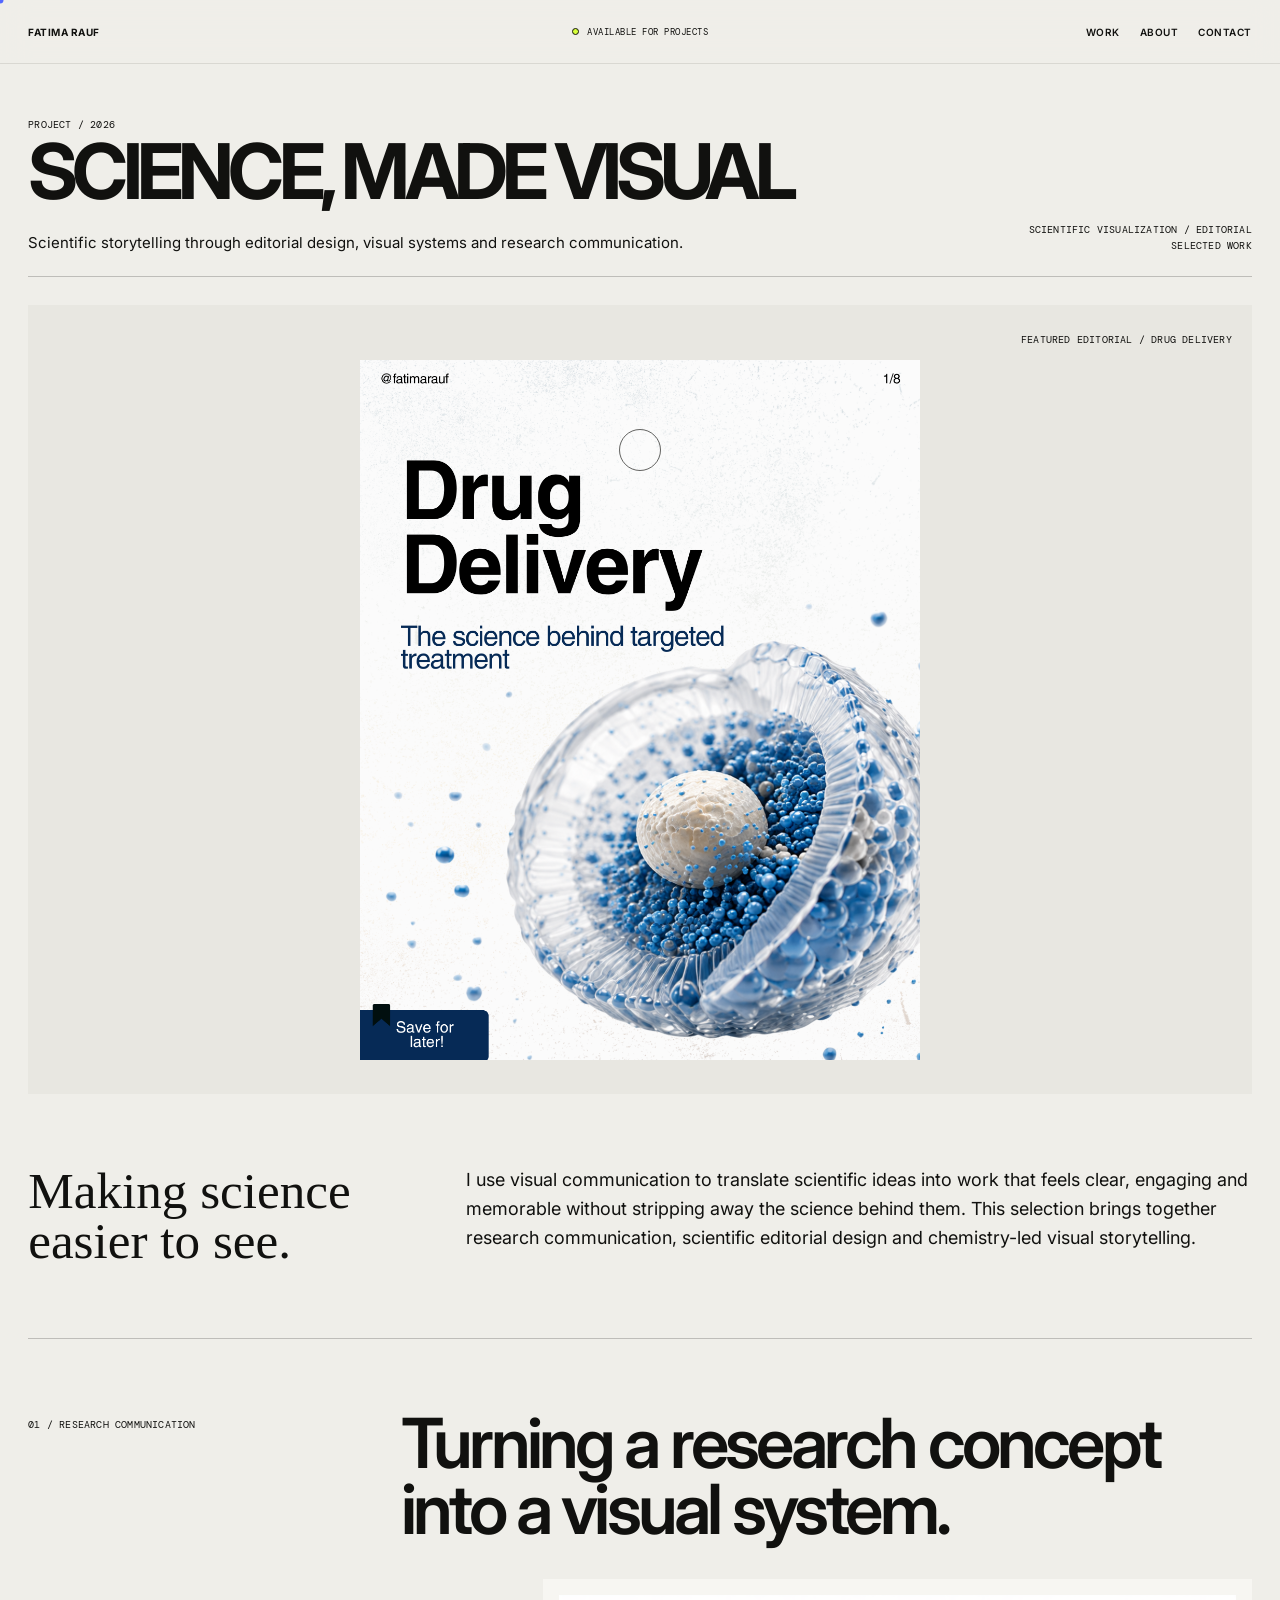
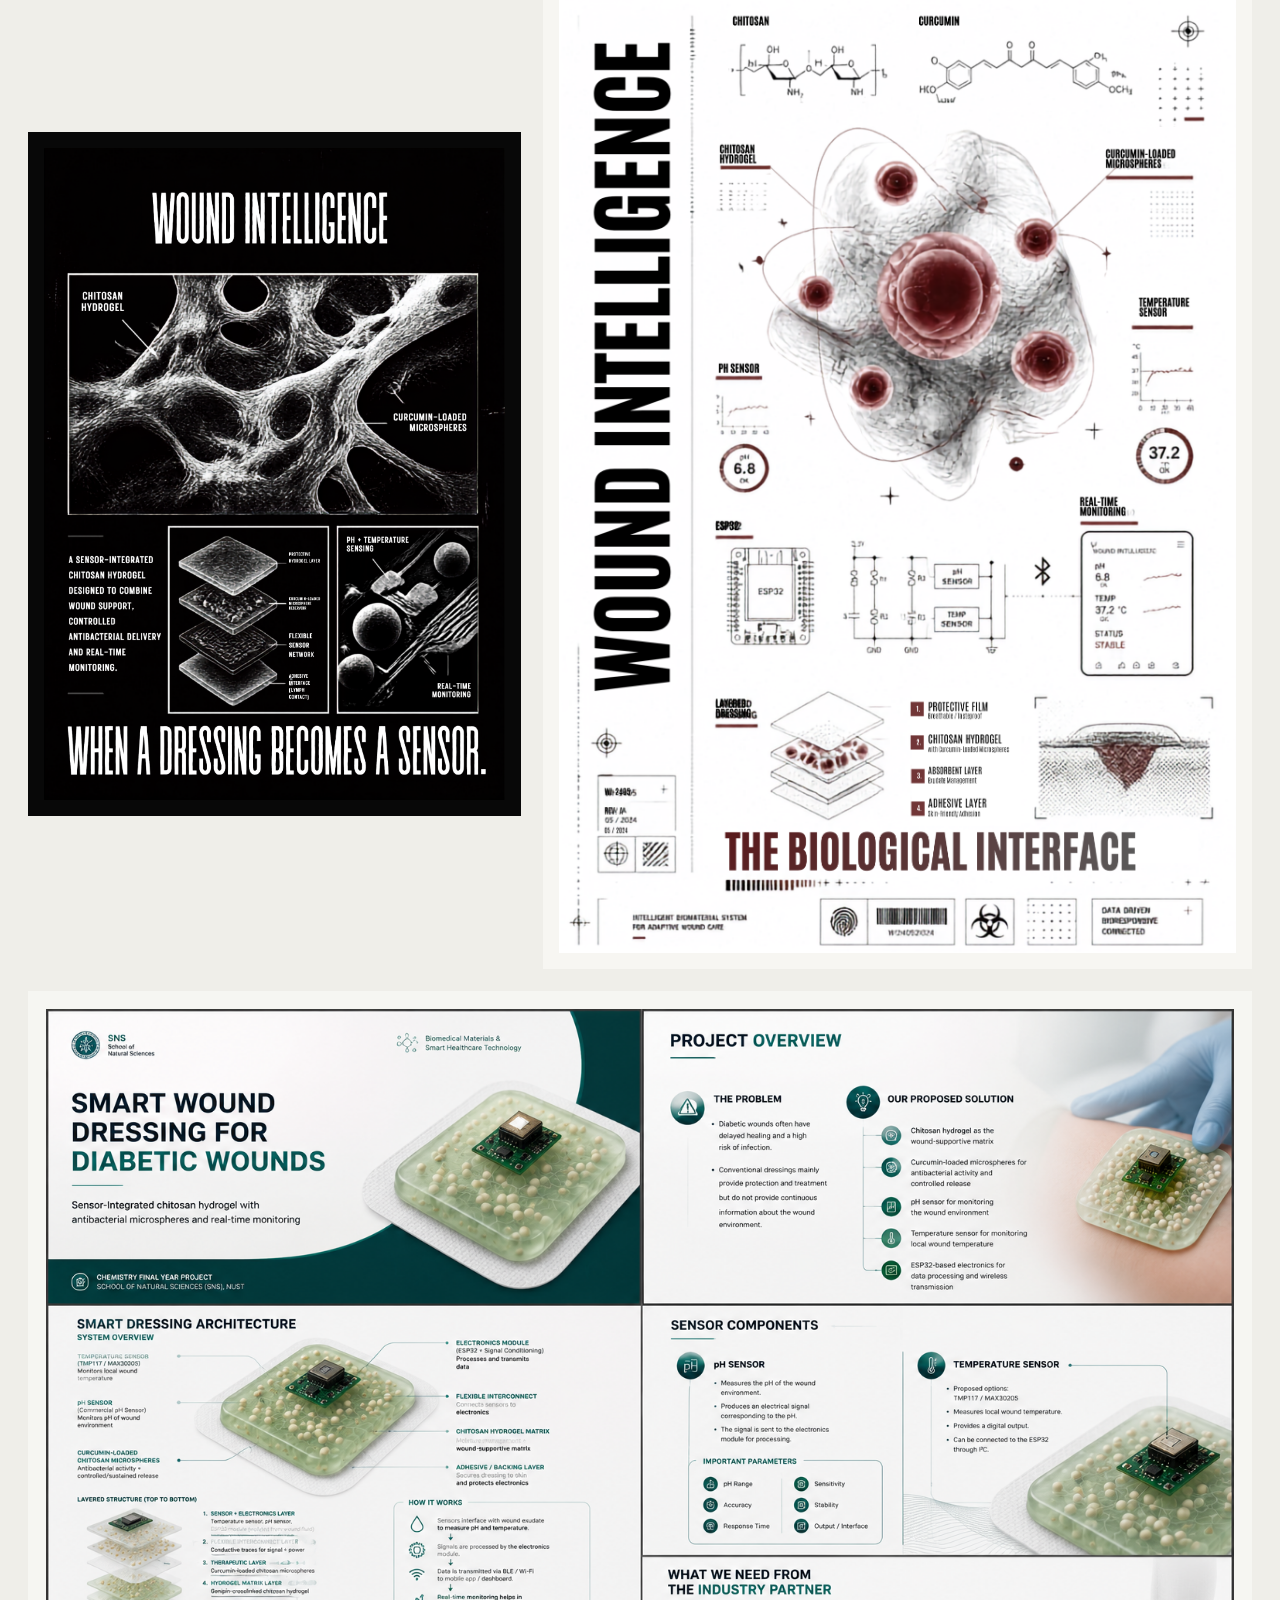
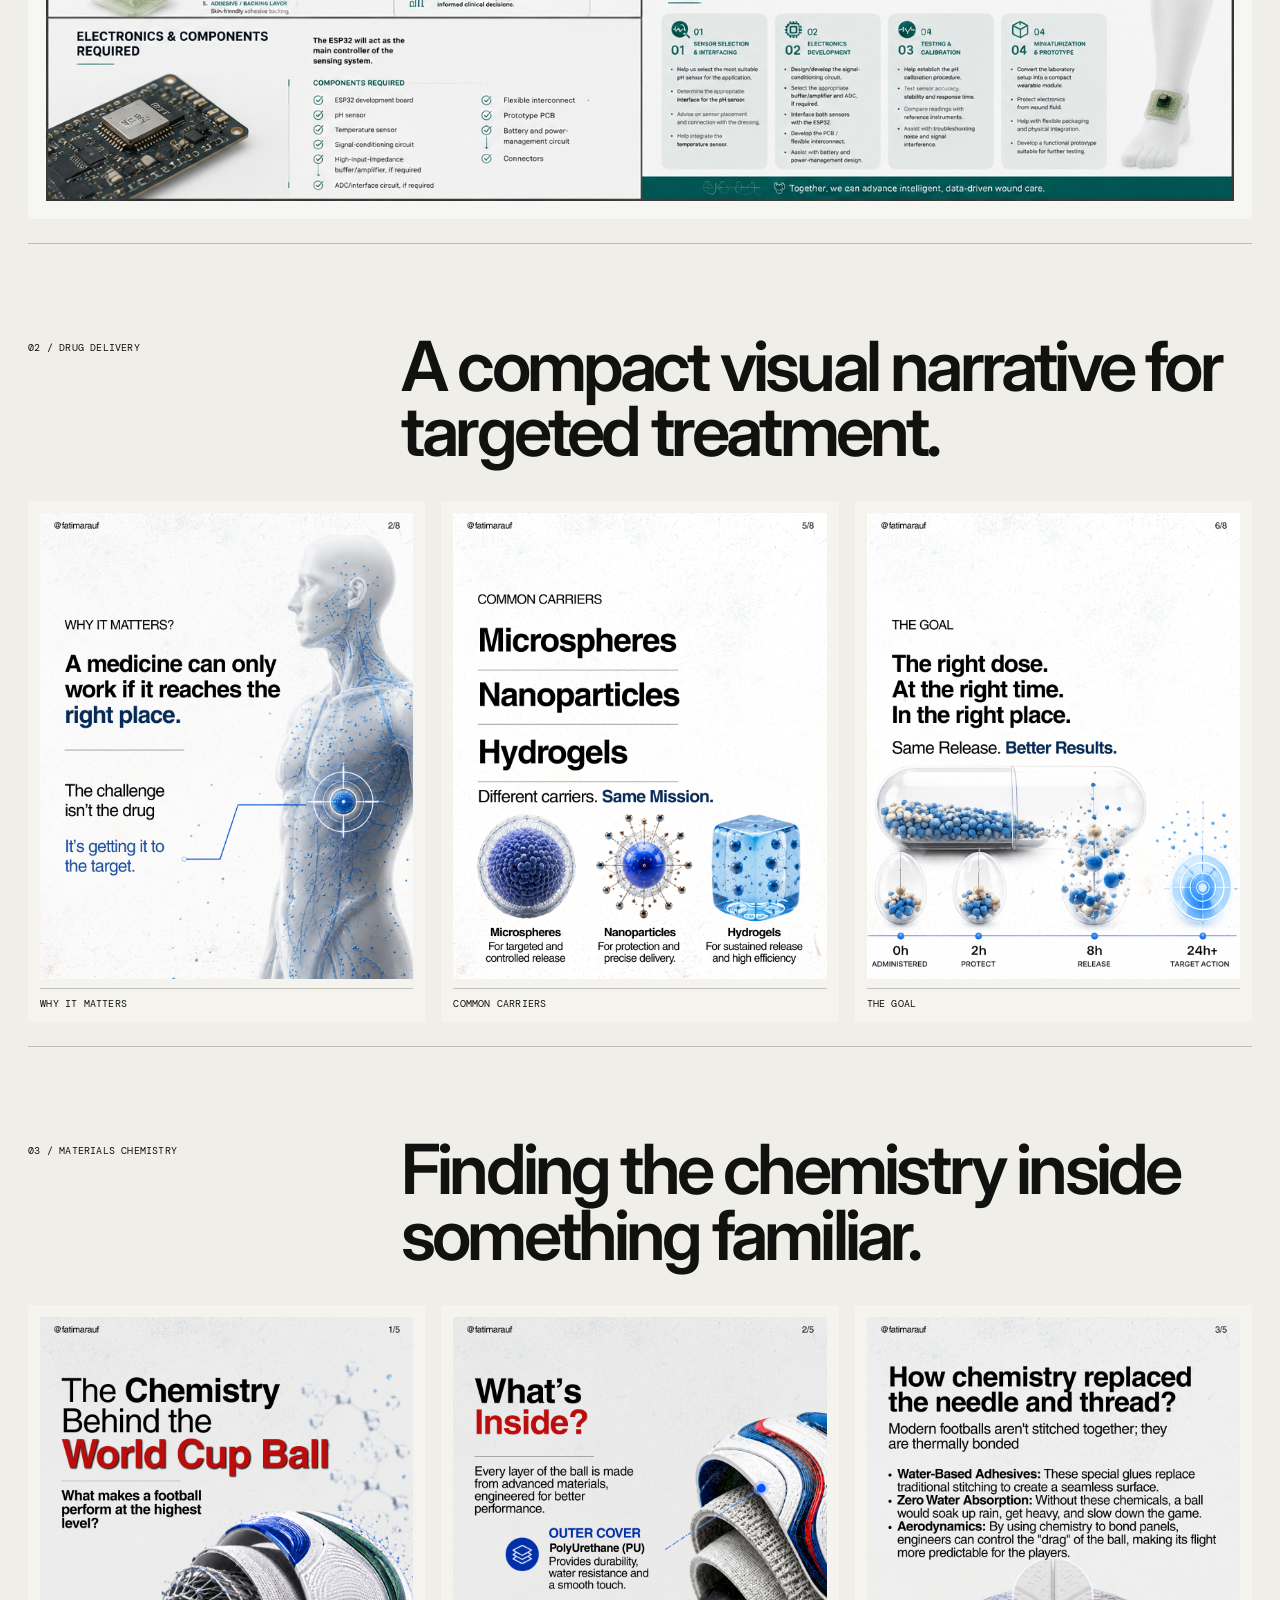
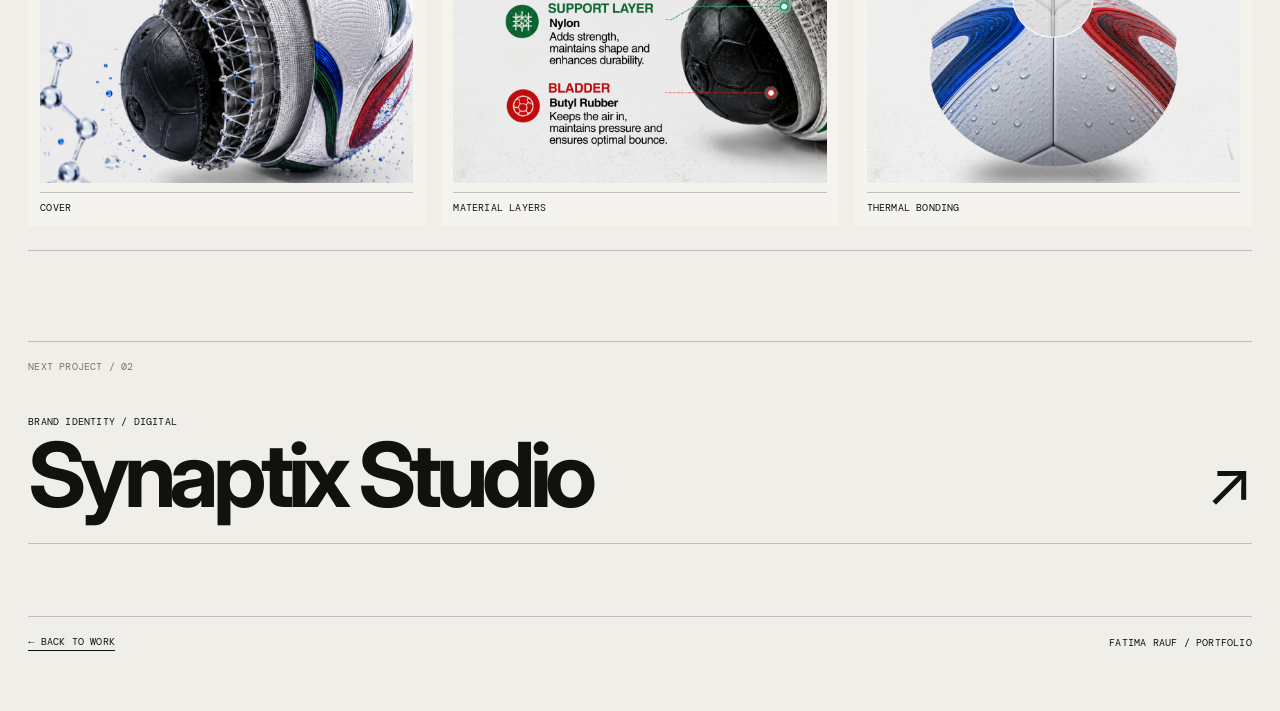
<file: project-1.html>
<!DOCTYPE html>
<html lang="en">
<head>
  <meta charset="UTF-8" />
  <meta name="viewport" content="width=device-width, initial-scale=1.0" />
  <title>Science, Made Visual — Fatima Rauf</title>
  <link rel="preconnect" href="https://fonts.googleapis.com">
  <link rel="preconnect" href="https://fonts.gstatic.com" crossorigin>
  <link href="https://fonts.googleapis.com/css2?family=DM+Mono:wght@300;400;500&family=Inter:wght@400;500;600;700;800;900&display=swap" rel="stylesheet">
  <link rel="stylesheet" href="style.css?v=project1-final-1" />
</head>
<body class="project-page">
  <div class="cursor cursor-dot"></div><div class="cursor cursor-ring"></div>
  <header class="site-header scrolled">
    <a class="brand magnetic" href="index.html">FATIMA RAUF</a>
    <div class="header-center"><span class="status-dot"></span><span>AVAILABLE FOR PROJECTS</span></div>
    <nav class="nav"><a class="magnetic" href="index.html#work">WORK</a><a class="magnetic" href="index.html#about">ABOUT</a><a class="magnetic" href="index.html#contact">CONTACT</a></nav>
  </header>

  <main class="project-detail science-case-study">
    <section class="project-detail-top project1-top">
      <div class="project1-title-row">
        <p class="mono">PROJECT / 2026</p>
        <h1 class="project-detail-title science-title">SCIENCE, MADE VISUAL</h1>
      </div>
      <div class="project1-top-bottom">
        <p class="project-detail-sub">Scientific storytelling through editorial design, visual systems and research communication.</p>
        <div class="project-detail-meta mono">
          <div>SCIENTIFIC VISUALIZATION / EDITORIAL</div>
          <div>SELECTED WORK</div>
        </div>
      </div>
    </section>

    <section class="project1-hero-stage">
      <div class="project1-hero-note mono">FEATURED EDITORIAL / DRUG DELIVERY</div>
      <figure class="case-hero project1-hero">
        <img src="assets/images/project-1/drug-delivery-cover.png" alt="Drug Delivery — The science behind targeted treatment">
      </figure>
    </section>

    <section class="project-story">
      <h2>Making science<br>easier to see.</h2>
      <p>I use visual communication to translate scientific ideas into work that feels clear, engaging and memorable without stripping away the science behind them. This selection brings together research communication, scientific editorial design and chemistry-led visual storytelling.</p>
    </section>

    <section class="case-section featured-research">
      <div class="case-heading">
        <p class="mono">01 / RESEARCH COMMUNICATION</p>
        <h2>Turning a research concept into a visual system.</h2>
      </div>

      <div class="poster-showcase">
        <figure class="poster-feature poster-dark">
          <img src="assets/images/project-1/wound-intelligence-black.png" alt="Wound Intelligence scientific systems poster">
        </figure>
        <figure class="poster-feature poster-light">
          <img src="assets/images/project-1/wound-intelligence-white.png" alt="Wound Intelligence biological interface poster">
        </figure>
      </div>

      <figure class="smart-overview">
        <img src="assets/images/project-1/smart-wound-overview.png" alt="Smart wound dressing visual presentation overview">
      </figure>
    </section>

    <section class="case-section">
      <div class="case-heading">
        <p class="mono">02 / DRUG DELIVERY</p>
        <h2>A compact visual narrative for targeted treatment.</h2>
      </div>

      <div class="editorial-strip">
        <figure>
          <img src="assets/images/project-1/drug-delivery-why.png" alt="Why drug delivery matters">
          <figcaption class="mono">WHY IT MATTERS</figcaption>
        </figure>
        <figure>
          <img src="assets/images/project-1/drug-delivery-carriers.png" alt="Common drug delivery carriers">
          <figcaption class="mono">COMMON CARRIERS</figcaption>
        </figure>
        <figure>
          <img src="assets/images/project-1/drug-delivery-goal.png" alt="Drug delivery goal and release timeline">
          <figcaption class="mono">THE GOAL</figcaption>
        </figure>
      </div>
    </section>

    <section class="case-section">
      <div class="case-heading">
        <p class="mono">03 / MATERIALS CHEMISTRY</p>
        <h2>Finding the chemistry inside something familiar.</h2>
      </div>

      <div class="editorial-strip worldcup-strip">
        <figure>
          <img src="assets/images/project-1/world-cup-cover.png" alt="The Chemistry Behind the World Cup Ball">
          <figcaption class="mono">COVER</figcaption>
        </figure>
        <figure>
          <img src="assets/images/project-1/world-cup-layers.png" alt="World Cup ball material layers">
          <figcaption class="mono">MATERIAL LAYERS</figcaption>
        </figure>
        <figure>
          <img src="assets/images/project-1/world-cup-bonding.png" alt="Chemistry of thermally bonded football panels">
          <figcaption class="mono">THERMAL BONDING</figcaption>
        </figure>
      </div>
    </section>

    <section class="next-project-block">
      <div class="next-project-label mono">NEXT PROJECT / 02</div>
      <a class="next-project-link hover-target" href="project-2.html">
        <div class="next-project-copy">
          <span class="mono">BRAND IDENTITY / DIGITAL</span>
          <h2>Synaptix Studio</h2>
        </div>
        <div class="next-project-arrow">↗</div>
      </a>
    </section>

    <div class="project-next mono"><a class="back-link magnetic" href="index.html#work">← BACK TO WORK</a><span>FATIMA RAUF / PORTFOLIO</span></div>
  </main>
  <script src="script.js?v=project1-final-1"></script>

<script>
(() => {
  const dot = document.querySelector('.cursor-dot');
  const ring = document.querySelector('.cursor-ring');
  if (!dot || !ring) return;
  let mx = innerWidth/2, my = innerHeight/2, rx = mx, ry = my;
  addEventListener('mousemove', e => {
    mx = e.clientX; my = e.clientY;
    dot.style.left = mx + 'px'; dot.style.top = my + 'px';
  });
  function tick(){
    rx += (mx-rx)*0.16; ry += (my-ry)*0.16;
    ring.style.left = rx + 'px'; ring.style.top = ry + 'px';
    requestAnimationFrame(tick);
  }
  tick();
  document.querySelectorAll('a, figure, .poster-feature').forEach(el => {
    el.addEventListener('mouseenter', () => document.body.classList.add('cursor-hover'));
    el.addEventListener('mouseleave', () => document.body.classList.remove('cursor-hover'));
  });
})();
</script>

</body>
</html>
</file>
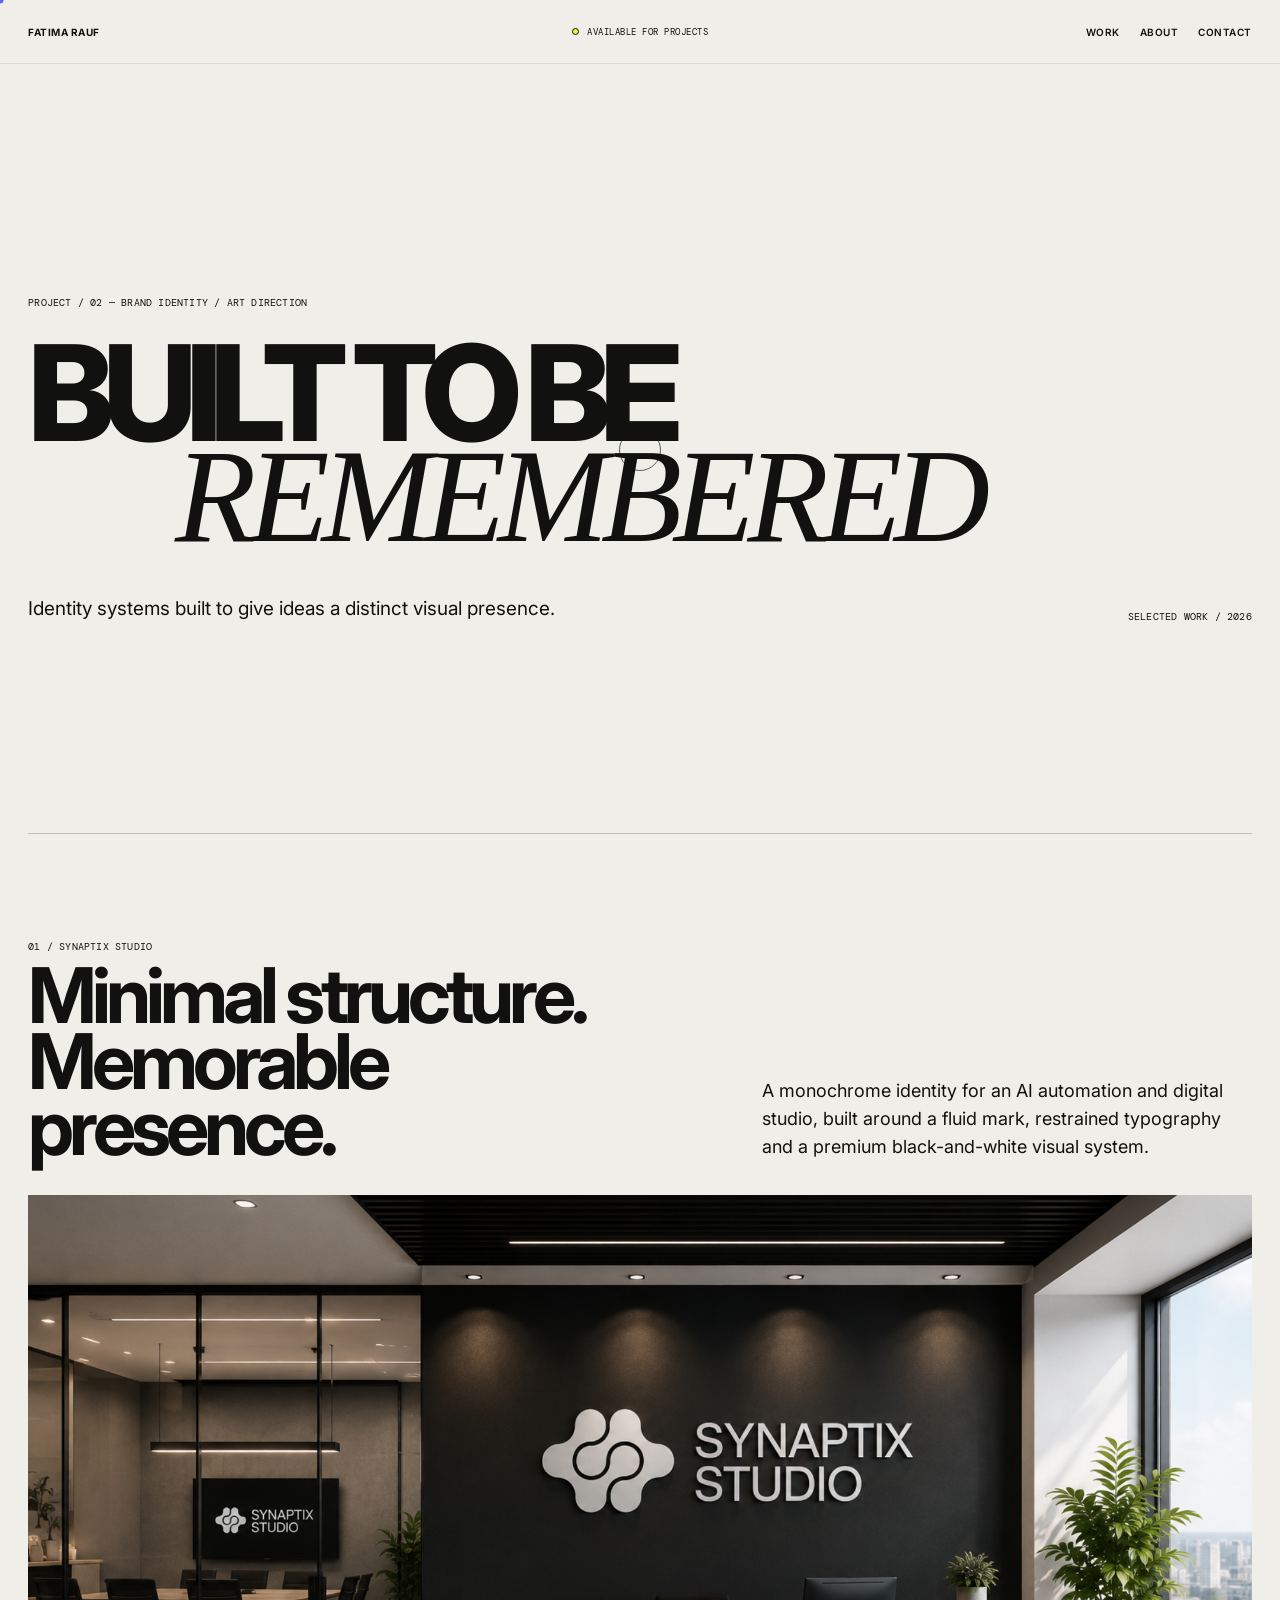
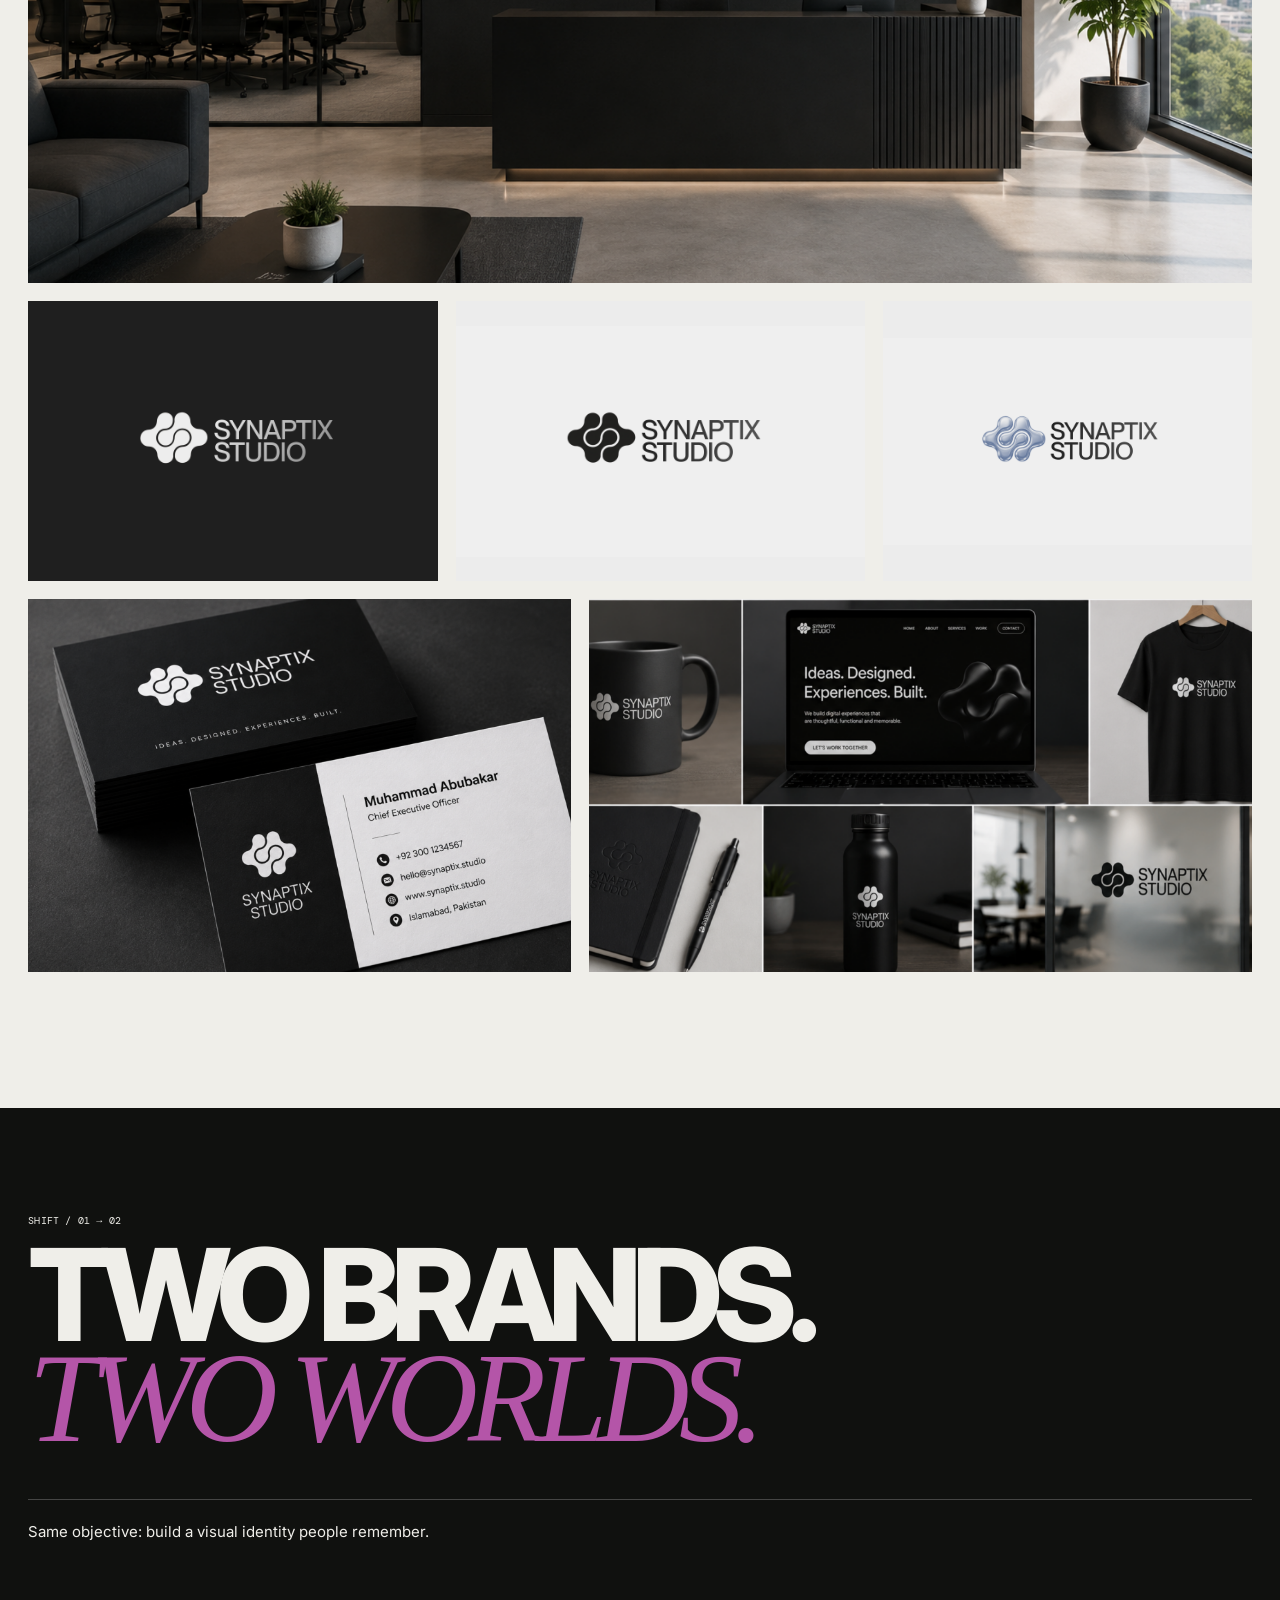
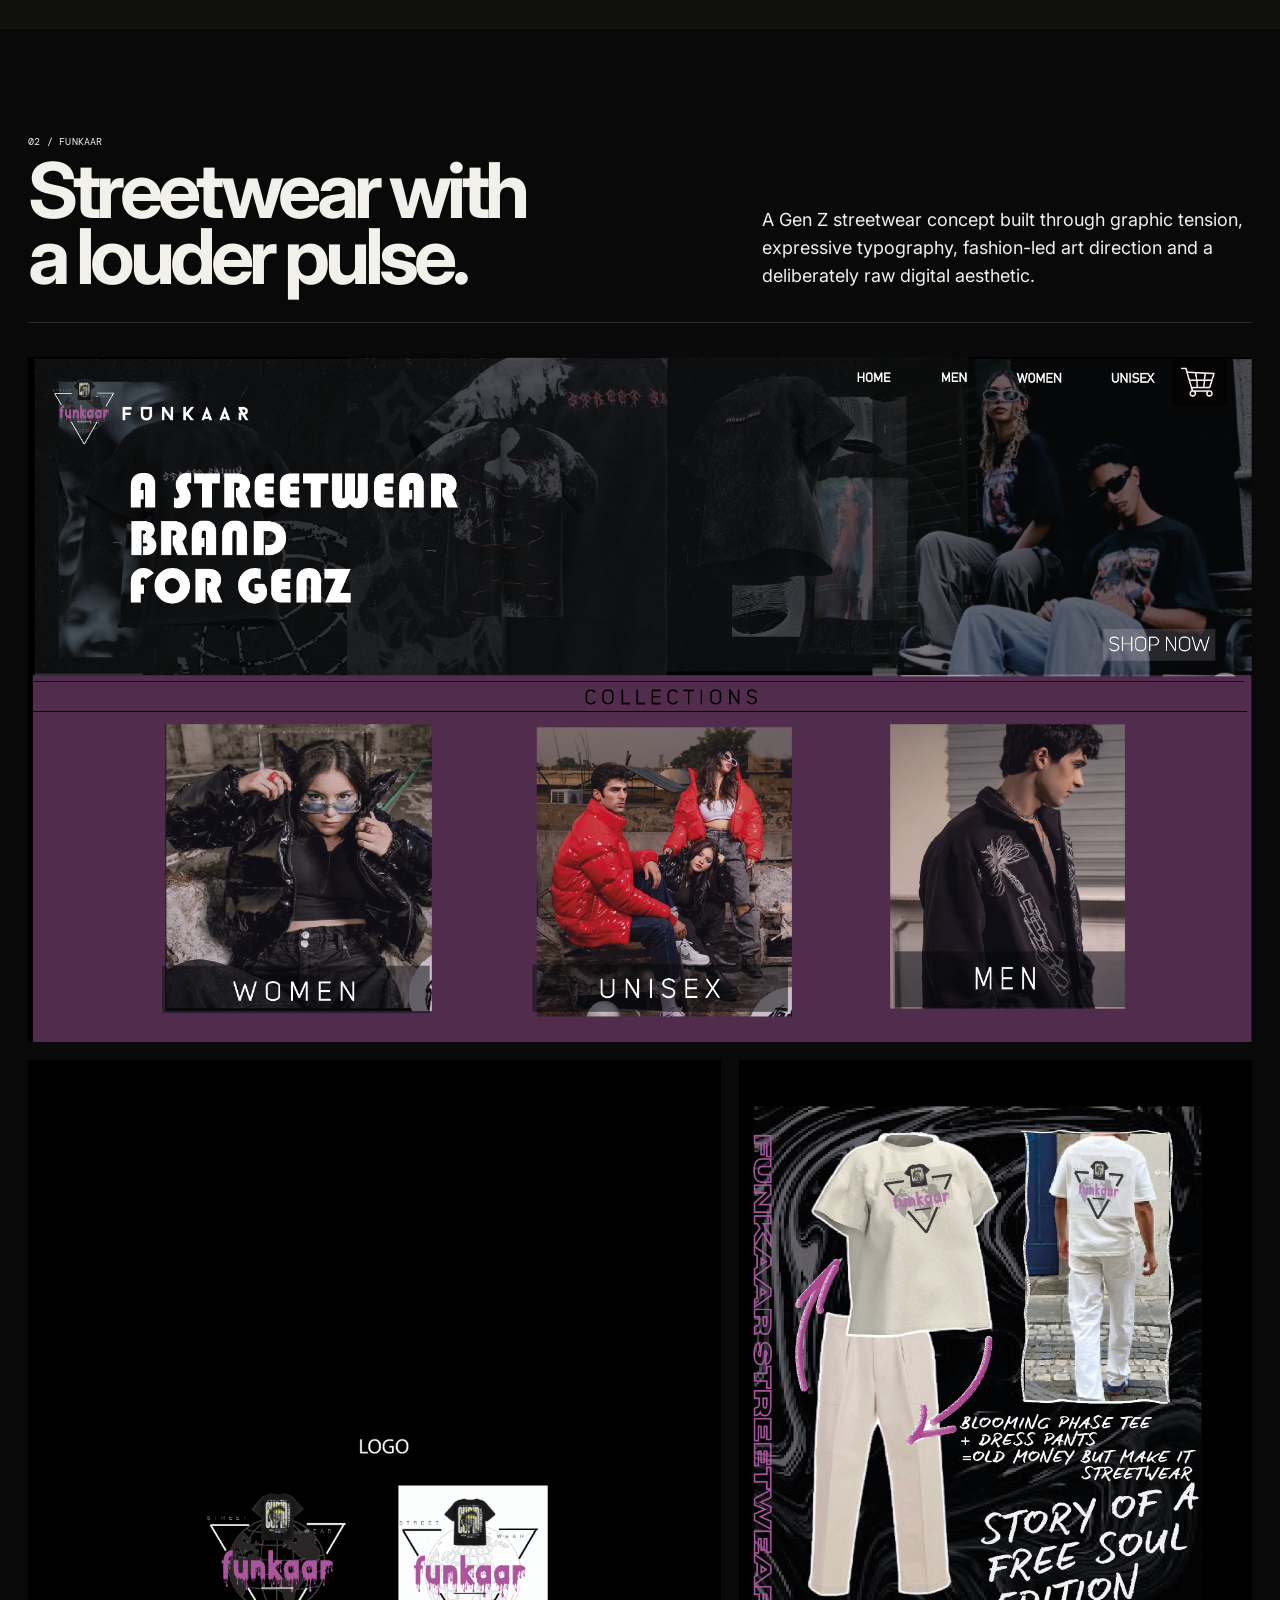
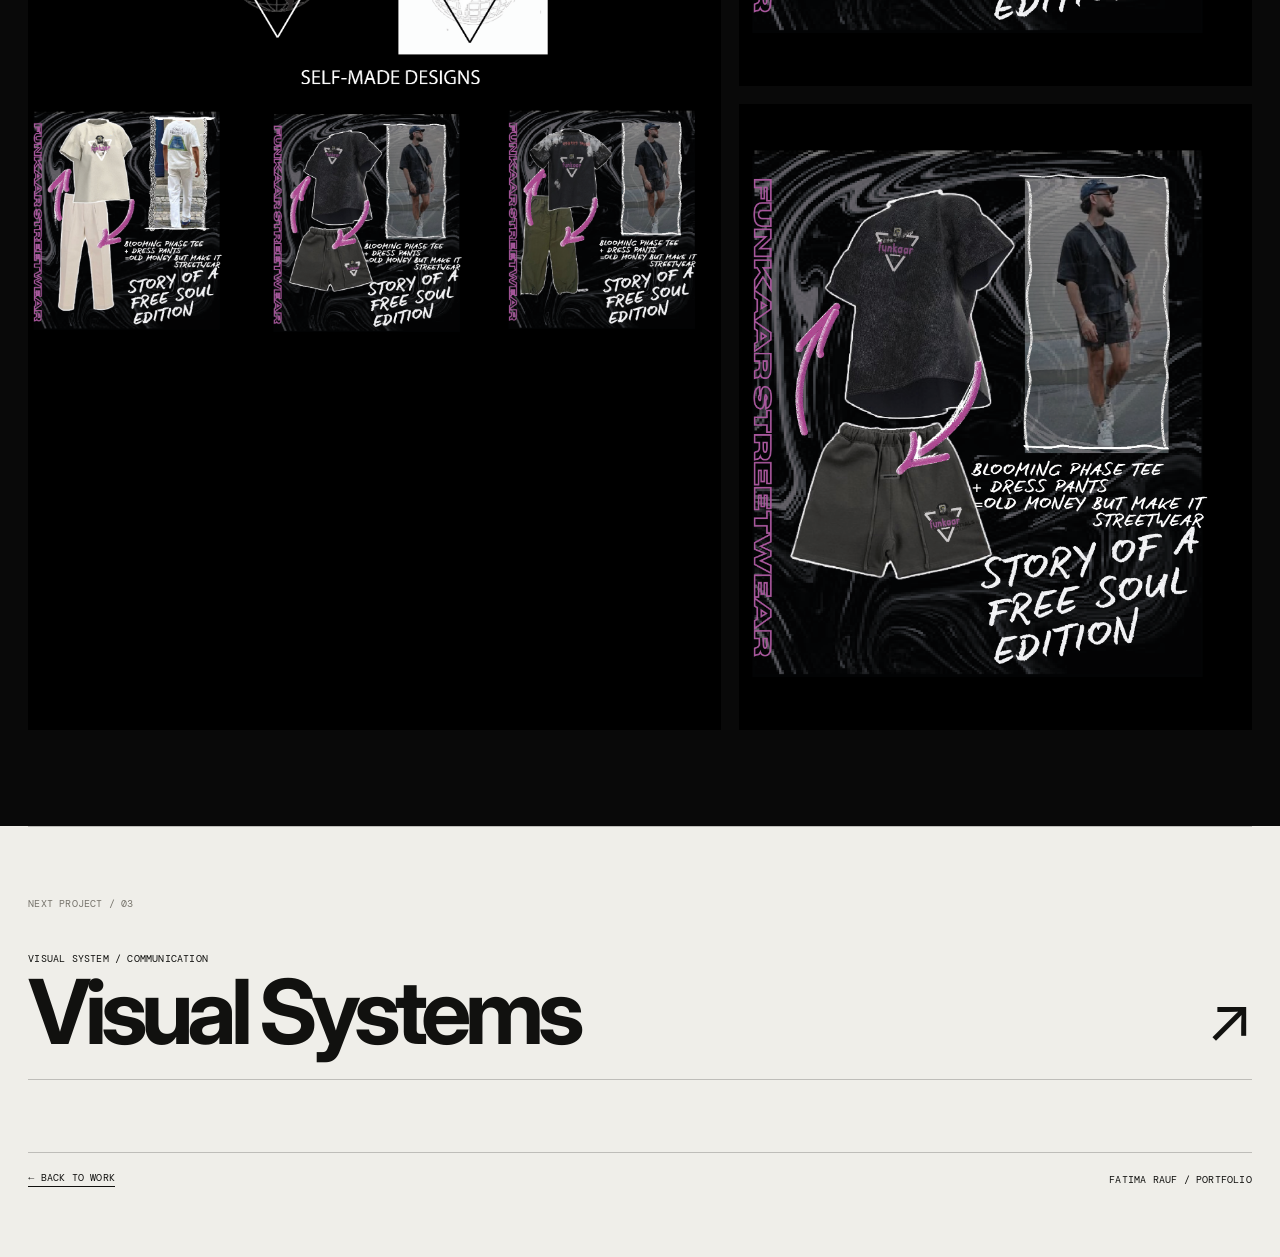
<file: project-2.html>
<!DOCTYPE html>
<html lang="en">
<head>
  <meta charset="UTF-8" />
  <meta name="viewport" content="width=device-width, initial-scale=1.0" />
  <title>Built to Be Remembered — Fatima Rauf</title>
  <link rel="preconnect" href="https://fonts.googleapis.com">
  <link rel="preconnect" href="https://fonts.gstatic.com" crossorigin>
  <link href="https://fonts.googleapis.com/css2?family=DM+Mono:wght@300;400;500&family=Inter:wght@400;500;600;700;800;900&display=swap" rel="stylesheet">
  <link rel="stylesheet" href="style.css?v=project2-build-1" />
</head>
<body class="project-page project2-page">
  <div class="cursor cursor-dot"></div>
  <div class="cursor cursor-ring"></div>

  <header class="site-header scrolled">
    <a class="brand magnetic" href="index.html">FATIMA RAUF</a>
    <div class="header-center">
      <span class="status-dot"></span>
      <span>AVAILABLE FOR PROJECTS</span>
    </div>
    <nav class="nav">
      <a class="magnetic" href="index.html#work">WORK</a>
      <a class="magnetic" href="index.html#about">ABOUT</a>
      <a class="magnetic" href="index.html#contact">CONTACT</a>
    </nav>
  </header>

  <main class="project2-main">
    <section class="project2-hero">
      <div class="project2-kicker mono">PROJECT / 02 — BRAND IDENTITY / ART DIRECTION</div>
      <h1>BUILT TO BE<br><span>REMEMBERED</span></h1>
      <div class="project2-hero-bottom">
        <p>Identity systems built to give ideas a distinct visual presence.</p>
        <p class="mono">SELECTED WORK / 2026</p>
      </div>
    </section>

    <section class="synaptix-section brand-section">
      <div class="brand-intro">
        <div>
          <p class="mono">01 / SYNAPTIX STUDIO</p>
          <h2>Minimal structure.<br>Memorable presence.</h2>
        </div>
        <p>A monochrome identity for an AI automation and digital studio, built around a fluid mark, restrained typography and a premium black-and-white visual system.</p>
      </div>

      <figure class="synaptix-hero-image hover-target">
        <img src="project-2/synaptix-office.png" alt="Synaptix Studio office branding mockup">
      </figure>

      <div class="synaptix-logo-row">
        <figure><img src="project-2/synaptix-dark.png" alt="Synaptix Studio dark logo"></figure>
        <figure><img src="project-2/synaptix-light.png" alt="Synaptix Studio light logo"></figure>
        <figure class="glass-logo"><img src="project-2/synaptix-glass.png" alt="Synaptix Studio chrome logo"></figure>
      </div>

      <div class="synaptix-app-grid">
        <figure class="card-shot hover-target">
          <img src="project-2/synaptix-card.png" alt="Synaptix Studio business card">
        </figure>
        <figure class="apps-shot hover-target">
          <img src="project-2/synaptix-applications.png" alt="Synaptix Studio brand applications">
        </figure>
      </div>
    </section>

    <section class="project2-transition">
      <p class="mono">SHIFT / 01 → 02</p>
      <h2><span>TWO BRANDS.</span><br><em>TWO WORLDS.</em></h2>
      <div class="transition-line"></div>
      <p>Same objective: build a visual identity people remember.</p>
    </section>

    <section class="funkaar-section brand-section">
      <div class="brand-intro light-on-dark">
        <div>
          <p class="mono">02 / FUNKAAR</p>
          <h2>Streetwear with<br>a louder pulse.</h2>
        </div>
        <p>A Gen Z streetwear concept built through graphic tension, expressive typography, fashion-led art direction and a deliberately raw digital aesthetic.</p>
      </div>

      <figure class="funkaar-web hover-target">
        <img src="project-2/funkaar-web.png" alt="Funkaar streetwear website design">
      </figure>

      <div class="funkaar-showcase">
        <figure class="funkaar-overview hover-target">
          <img src="project-2/funkaar-overview.png" alt="Funkaar logo and self-made designs">
        </figure>
        <div class="funkaar-side">
          <figure class="hover-target">
            <img src="project-2/funkaar-mockup.png" alt="Funkaar streetwear mockup">
          </figure>
          <figure class="hover-target">
            <img src="project-2/funkaar-look.png" alt="Funkaar outfit styling visual">
          </figure>
        </div>
      </div>
    </section>

    <section class="next-project-block project2-next">
      <div class="next-project-label mono">NEXT PROJECT / 03</div>
      <a class="next-project-link hover-target" href="project-3.html">
        <div class="next-project-copy">
          <span class="mono">VISUAL SYSTEM / COMMUNICATION</span>
          <h2>Visual Systems</h2>
        </div>
        <div class="next-project-arrow">↗</div>
      </a>
    </section>

    <div class="project-next mono">
      <a class="back-link magnetic" href="index.html#work">← BACK TO WORK</a>
      <span>FATIMA RAUF / PORTFOLIO</span>
    </div>
  </main>

  <script src="script.js?v=project2-build-1"></script>
  <script>
  (() => {
    const dot = document.querySelector('.cursor-dot');
    const ring = document.querySelector('.cursor-ring');
    if (!dot || !ring) return;
    let mx = innerWidth/2, my = innerHeight/2, rx = mx, ry = my;
    addEventListener('mousemove', e => {
      mx = e.clientX; my = e.clientY;
      dot.style.left = mx + 'px';
      dot.style.top = my + 'px';
    });
    function tick(){
      rx += (mx-rx)*0.16;
      ry += (my-ry)*0.16;
      ring.style.left = rx + 'px';
      ring.style.top = ry + 'px';
      requestAnimationFrame(tick);
    }
    tick();
    document.querySelectorAll('a, figure, .hover-target').forEach(el => {
      el.addEventListener('mouseenter', () => document.body.classList.add('cursor-hover'));
      el.addEventListener('mouseleave', () => document.body.classList.remove('cursor-hover'));
    });
  })();
  </script>
</body>
</html>
</file>
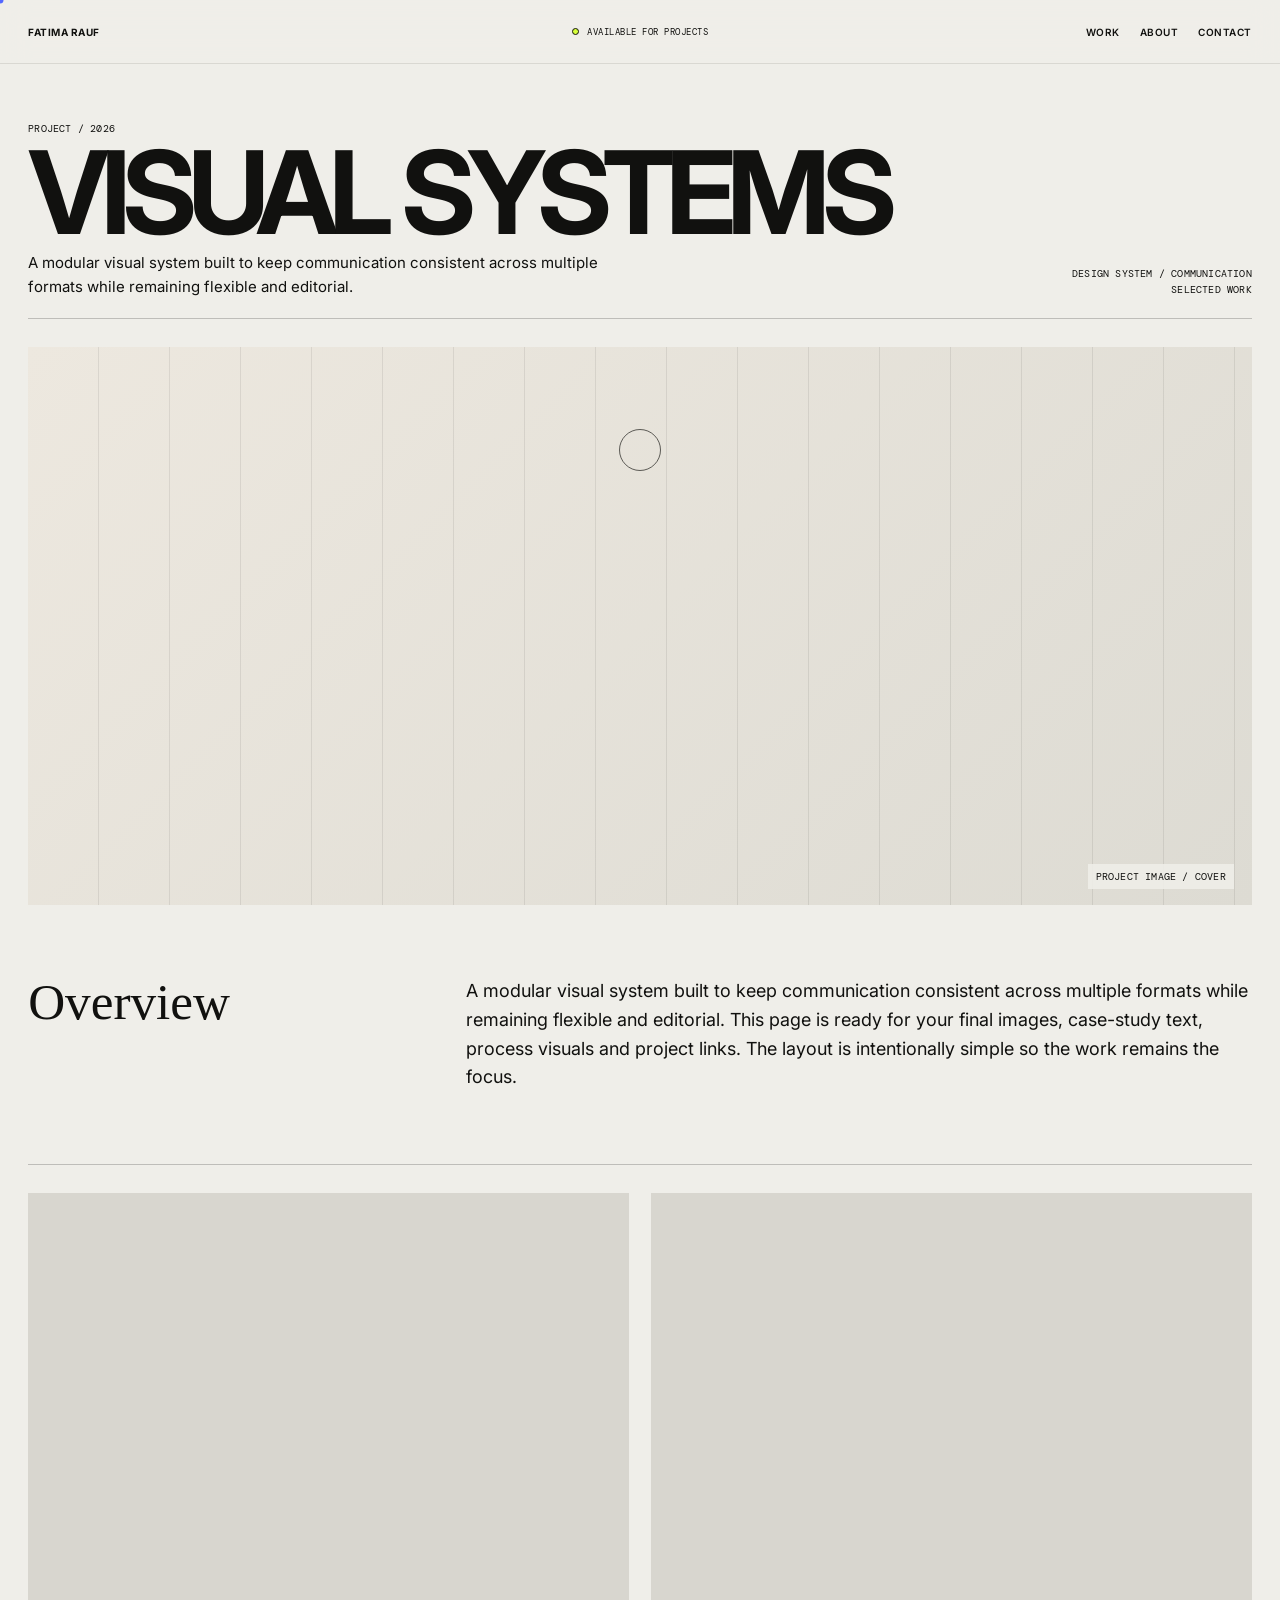
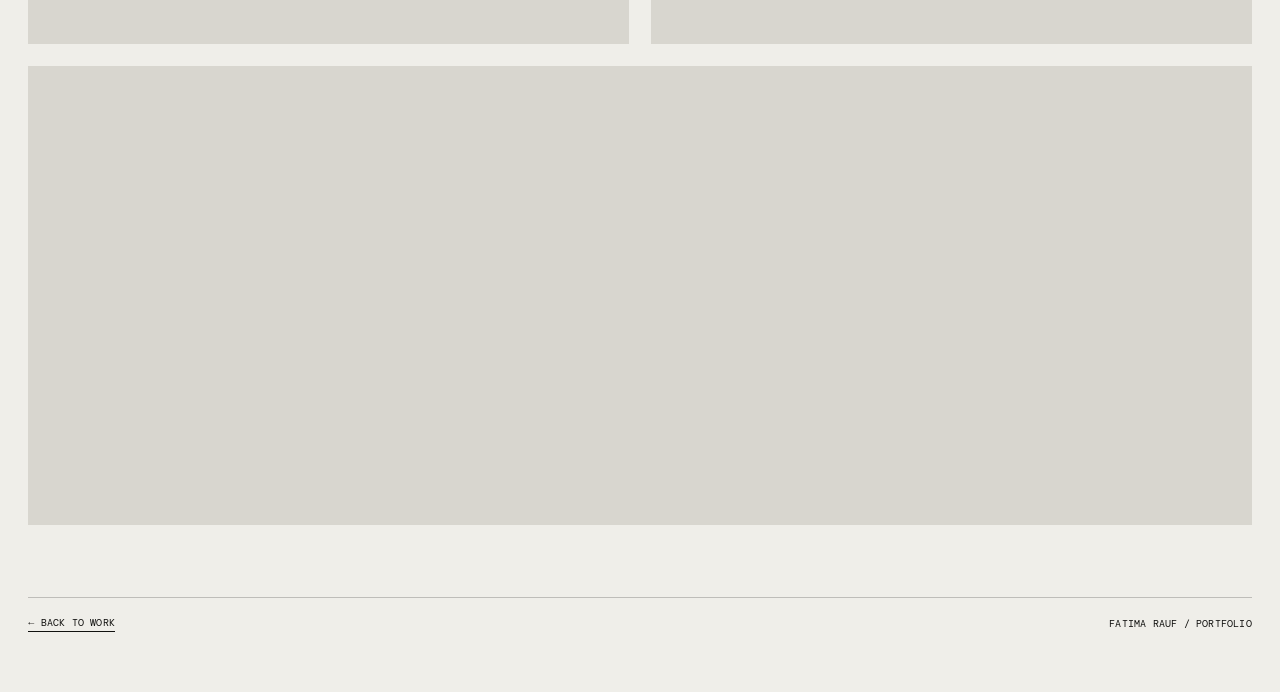
<file: project-3.html>
<!DOCTYPE html>
<html lang="en">
<head>
  <meta charset="UTF-8" />
  <meta name="viewport" content="width=device-width, initial-scale=1.0" />
  <title>Visual Systems — Fatima Rauf</title>
  <link rel="preconnect" href="https://fonts.googleapis.com">
  <link rel="preconnect" href="https://fonts.gstatic.com" crossorigin>
  <link href="https://fonts.googleapis.com/css2?family=DM+Mono:wght@300;400;500&family=Inter:wght@400;500;600;700;800;900&display=swap" rel="stylesheet">
  <link rel="stylesheet" href="style.css" />
</head>
<body class="project-page">
  <div class="cursor cursor-dot"></div>
  <div class="cursor cursor-ring"></div>

  <header class="site-header scrolled">
    <a class="brand magnetic" href="index.html">FATIMA RAUF</a>
    <div class="header-center"><span class="status-dot"></span><span>AVAILABLE FOR PROJECTS</span></div>
    <nav class="nav">
      <a class="magnetic" href="index.html#work">WORK</a>
      <a class="magnetic" href="index.html#about">ABOUT</a>
      <a class="magnetic" href="index.html#contact">CONTACT</a>
    </nav>
  </header>

  <main class="project-detail">
    <section class="project-detail-top">
      <div>
        <p class="mono">PROJECT / 2026</p>
        <h1 class="project-detail-title">Visual Systems</h1>
        <p class="project-detail-sub">A modular visual system built to keep communication consistent across multiple formats while remaining flexible and editorial.</p>
      </div>
      <div class="project-detail-meta mono">
        <div>DESIGN SYSTEM / COMMUNICATION</div>
        <div>SELECTED WORK</div>
      </div>
    </section>

    <section class="project-hero-art alt3">
      <span class="project-art-label mono">PROJECT IMAGE / COVER</span>
    </section>

    <section class="project-story">
      <h2>Overview</h2>
      <p>A modular visual system built to keep communication consistent across multiple formats while remaining flexible and editorial. This page is ready for your final images, case-study text, process visuals and project links. The layout is intentionally simple so the work remains the focus.</p>
    </section>

    <section class="project-gallery">
      <div class="gallery-block"></div>
      <div class="gallery-block"></div>
      <div class="gallery-block wide"></div>
    </section>

    <div class="project-next mono">
      <a class="back-link magnetic" href="index.html#work">← BACK TO WORK</a>
      <span>FATIMA RAUF / PORTFOLIO</span>
    </div>
  </main>
  <script src="script.js"></script>
</body>
</html>
</file>
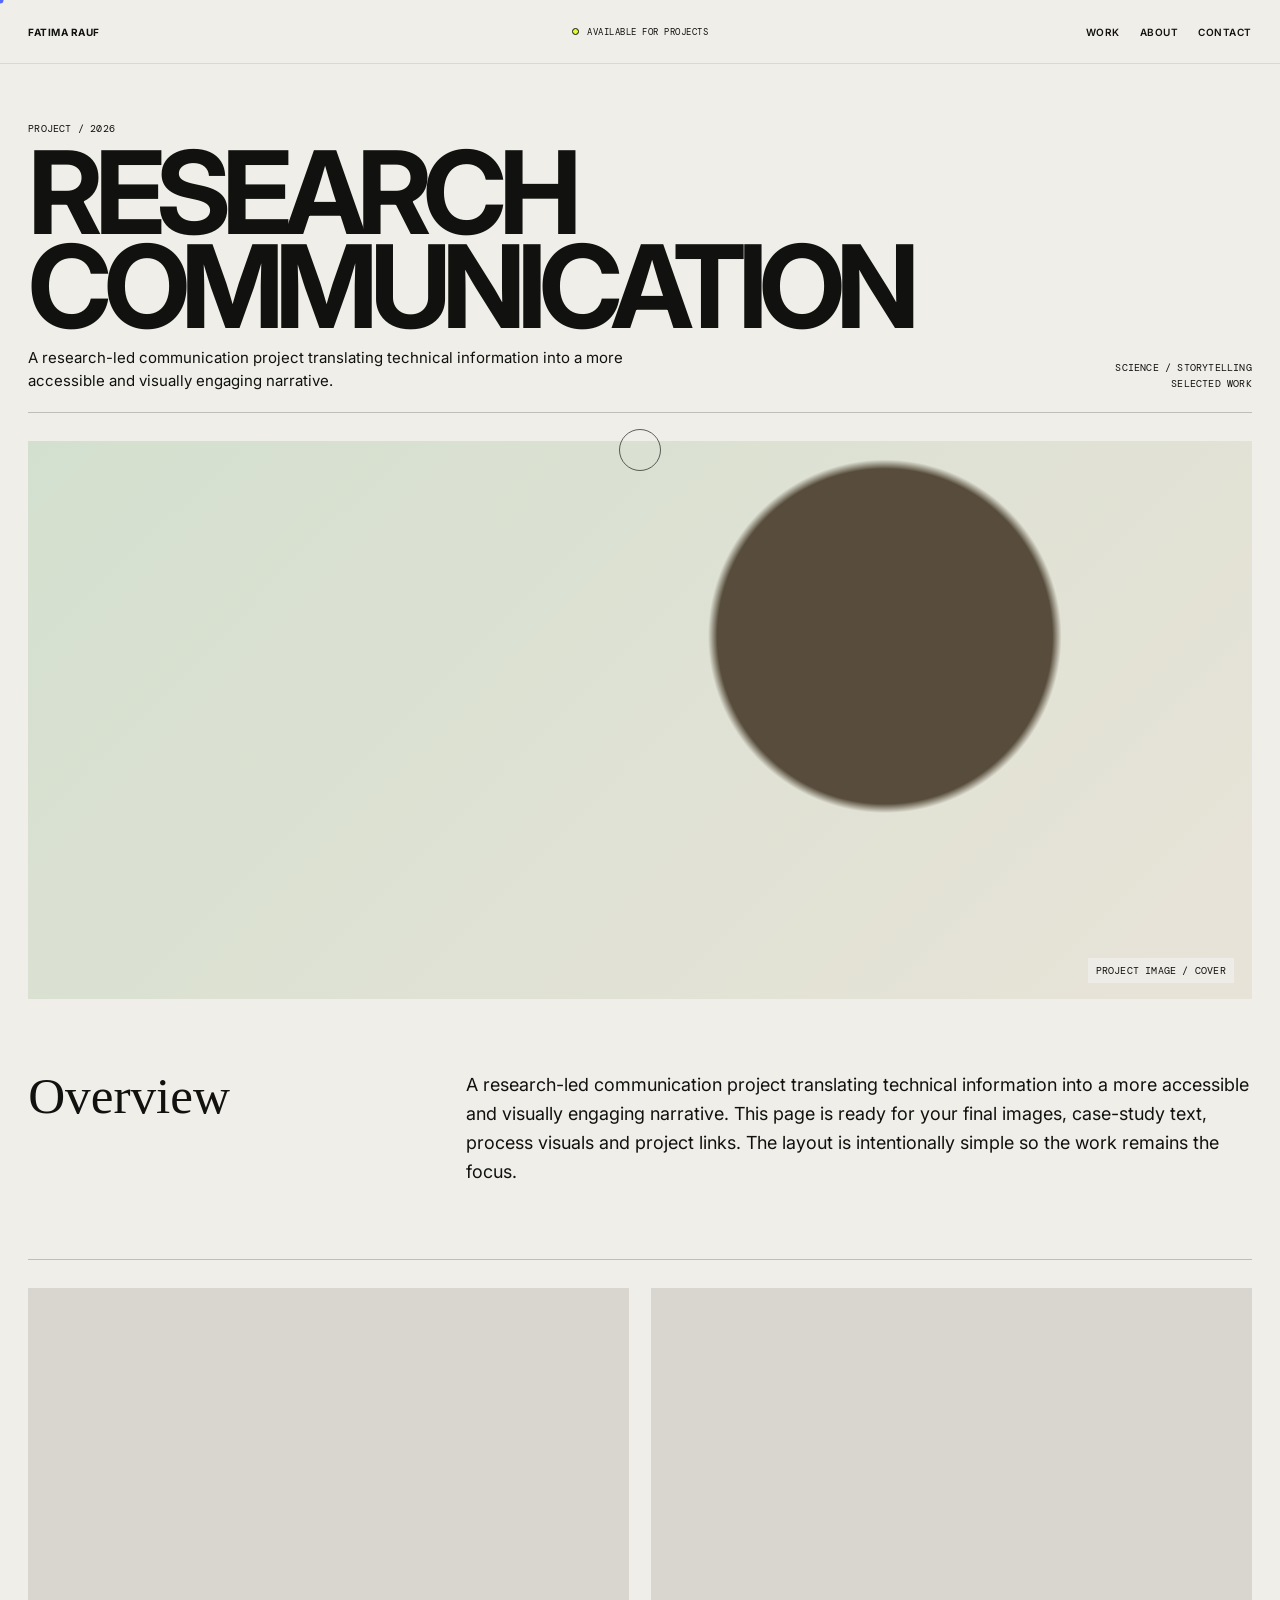
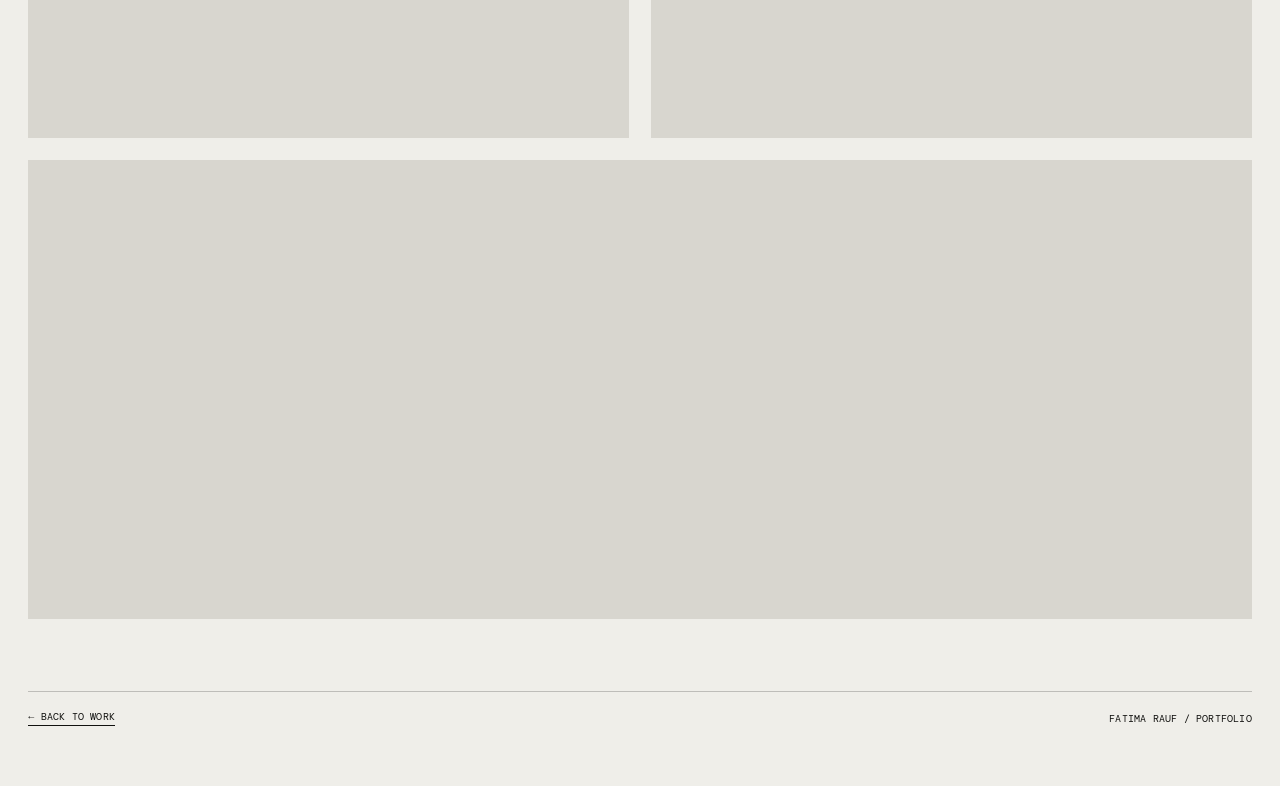
<file: project-4.html>
<!DOCTYPE html>
<html lang="en">
<head>
  <meta charset="UTF-8" />
  <meta name="viewport" content="width=device-width, initial-scale=1.0" />
  <title>Research Communication — Fatima Rauf</title>
  <link rel="preconnect" href="https://fonts.googleapis.com">
  <link rel="preconnect" href="https://fonts.gstatic.com" crossorigin>
  <link href="https://fonts.googleapis.com/css2?family=DM+Mono:wght@300;400;500&family=Inter:wght@400;500;600;700;800;900&display=swap" rel="stylesheet">
  <link rel="stylesheet" href="style.css" />
</head>
<body class="project-page">
  <div class="cursor cursor-dot"></div>
  <div class="cursor cursor-ring"></div>

  <header class="site-header scrolled">
    <a class="brand magnetic" href="index.html">FATIMA RAUF</a>
    <div class="header-center"><span class="status-dot"></span><span>AVAILABLE FOR PROJECTS</span></div>
    <nav class="nav">
      <a class="magnetic" href="index.html#work">WORK</a>
      <a class="magnetic" href="index.html#about">ABOUT</a>
      <a class="magnetic" href="index.html#contact">CONTACT</a>
    </nav>
  </header>

  <main class="project-detail">
    <section class="project-detail-top">
      <div>
        <p class="mono">PROJECT / 2026</p>
        <h1 class="project-detail-title">Research Communication</h1>
        <p class="project-detail-sub">A research-led communication project translating technical information into a more accessible and visually engaging narrative.</p>
      </div>
      <div class="project-detail-meta mono">
        <div>SCIENCE / STORYTELLING</div>
        <div>SELECTED WORK</div>
      </div>
    </section>

    <section class="project-hero-art alt4">
      <span class="project-art-label mono">PROJECT IMAGE / COVER</span>
    </section>

    <section class="project-story">
      <h2>Overview</h2>
      <p>A research-led communication project translating technical information into a more accessible and visually engaging narrative. This page is ready for your final images, case-study text, process visuals and project links. The layout is intentionally simple so the work remains the focus.</p>
    </section>

    <section class="project-gallery">
      <div class="gallery-block"></div>
      <div class="gallery-block"></div>
      <div class="gallery-block wide"></div>
    </section>

    <div class="project-next mono">
      <a class="back-link magnetic" href="index.html#work">← BACK TO WORK</a>
      <span>FATIMA RAUF / PORTFOLIO</span>
    </div>
  </main>
  <script src="script.js"></script>
</body>
</html>
</file>
<file: style.css>
/* =========================
   EASY COLORS TO EDIT
   ========================= */
:root {
  --paper: #efeee9;
  --ink: #11110f;
  --muted: #77746c;
  --line: rgba(17,17,15,.22);
  --lime: #d6ff39;
  --accent: #5367ff;
  --header-bg: rgba(239, 238, 233, .60);
  --font-sans: "Inter", Arial, Helvetica, sans-serif;
  --font-mono: "DM Mono", monospace;
}

/* Reset */
* { box-sizing: border-box; }
html { scroll-behavior: smooth; }
body {
  margin: 0;
  background: var(--paper);
  color: var(--ink);
  font-family: var(--font-sans);
  overflow-x: hidden;
  cursor: none;
}
a { color: inherit; text-decoration: none; cursor: none; }
img { display:block; width:100%; }

/* Custom cursor */
.cursor {
  position: fixed;
  pointer-events: none;
  z-index: 9999;
  left: 0;
  top: 0;
  transform: translate(-50%, -50%);
}
.cursor-dot {
  width: 7px;
  height: 7px;
  background: var(--accent);
  border-radius: 999px;
}
.cursor-ring {
  width: 42px;
  height: 42px;
  border: 1px solid rgba(17,17,15,.55);
  border-radius: 999px;
  transition: width .22s ease, height .22s ease, background .22s ease, border-color .22s ease;
}
body.cursor-hover .cursor-ring {
  width: 72px;
  height: 72px;
  background: rgba(214,255,57,.25);
  border-color: var(--ink);
}

/* Header */
.site-header {
  position: fixed;
  top: 0;
  left: 0;
  width: 100%;
  height: 64px;
  padding: 0 2.2vw;
  display: grid;
  grid-template-columns: 1fr auto 1fr;
  align-items: center;
  z-index: 1000;
  font-size: 10px;
  letter-spacing: .05em;
  transition: background .35s ease, backdrop-filter .35s ease, border-color .35s ease;
  border-bottom: 1px solid transparent;
}
.site-header.scrolled {
  background: var(--header-bg);
  backdrop-filter: blur(15px) saturate(1.1);
  -webkit-backdrop-filter: blur(15px) saturate(1.1);
  border-bottom-color: rgba(17,17,15,.12);
}
.brand { font-weight: 700; justify-self: start; }
.header-center {
  display:flex; align-items:center; gap:8px;
  font-family: var(--font-mono);
  font-size: 9px;
}
.status-dot {
  width:7px; height:7px; background:var(--lime); border:1px solid var(--ink); border-radius:50%;
}
.nav { justify-self:end; display:flex; gap:20px; font-weight:600; }

/* General */
.section {
  position: relative;
  min-height: 100vh;
  padding: 92px 2.2vw 40px;
}
.mono { font-family: var(--font-mono); font-size: 10px; letter-spacing:.02em; }
.section-topline {
  display:grid;
  grid-template-columns: 1fr 1fr 1fr;
  padding-bottom: 14px;
  border-bottom: 1px solid var(--line);
}
.section-topline span:nth-child(2){ text-align:center; }
.section-topline span:nth-child(3){ text-align:right; }

/* Hero */
.hero {
  display:flex;
  flex-direction:column;
  justify-content:center;
  min-height: 100svh;
  overflow:hidden;
}
.hero-index {
  position:absolute;
  top:20px;
  left:46%;
}
.hero-title {
  margin: 20px 0 0;
  font-size: clamp(62px, 9.9vw, 155px);
  line-height: .78;
  letter-spacing: -.085em;
  font-weight: 800;
  text-transform: uppercase;
}
.hero-title span { display:block; }
.hero-title .indent { padding-left: 25%; }
.hero-title .indent-sm { padding-left: 16%; }
.hero-footer {
  margin-top:auto;
  display:flex;
  justify-content:space-between;
  align-items:flex-end;
}
.align-right { text-align:right; line-height:1.45; }
.asterisk {
  position:absolute;
  right: 3vw;
  bottom: 18%;
  font-size: 28px;
}
.spin { animation: spin 8s linear infinite; }
@keyframes spin { to { transform:rotate(360deg); } }

/* Work */
.work { padding-top:88px; }
.project-grid {
  display:grid;
  grid-template-columns:1fr 1fr;
  gap: 28px 24px;
  margin-top: 24px;
}
.project-card:nth-child(3n) { grid-column: span 2; }
.project-card:nth-child(3n) .project-media { aspect-ratio: 2 / .92; }
.project-media {
  position:relative;
  overflow:hidden;
  aspect-ratio: 1 / .82;
  background: #d8d6cf;
}
.project-image {
  width:100%; height:100%; object-fit:cover;
  display:none;
  transition: transform .7s cubic-bezier(.2,.7,.2,1), filter .5s ease;
}
.project-placeholder {
  position:absolute; inset:0;
  background:
    radial-gradient(circle at 28% 45%, rgba(255,255,255,.55) 0 11%, transparent 12%),
    radial-gradient(circle at 56% 44%, #ea594a 0 25%, transparent 26%),
    linear-gradient(135deg,#c5e6e0,#c5e6e0 50%,#efeee9 50%);
  transition:transform .7s cubic-bezier(.2,.7,.2,1), filter .5s ease;
}
.project-card:nth-child(2) .project-placeholder {
  background:
    linear-gradient(140deg, transparent 0 46%, #eef025 47% 56%, transparent 57%),
    radial-gradient(circle at 45% 50%, #525d6d 0 6%, transparent 7%),
    #1b2125;
}
.project-card:nth-child(3) .project-placeholder {
  background:
    repeating-linear-gradient(90deg, transparent 0 55px, rgba(0,0,0,.08) 55px 56px),
    linear-gradient(135deg,#ede8df,#dddbd3);
}
.project-card:nth-child(4) .project-placeholder {
  background:
    radial-gradient(circle at 70% 35%, #584d3c 0 18%, transparent 19%),
    linear-gradient(135deg,#d4e0cf,#e8e3d8);
}
.project-card:hover .project-placeholder,
.project-card:hover .project-image {
  transform:scale(1.025);
  filter:saturate(1.08);
}
.project-number {
  position:absolute; top:12px; left:12px;
  background:rgba(239,238,233,.8); padding:4px 6px;
}
.view-label {
  position:absolute;
  bottom:12px; right:12px;
  opacity:0; transform:translateY(8px);
  transition:.25s ease;
  padding:5px 8px;
  background:rgba(239,238,233,.88);
}
.project-card:hover .view-label { opacity:1; transform:none; }
.project-meta {
  display:flex;
  justify-content:space-between;
  gap: 20px;
  padding-top:10px;
}
.project-title { margin:0; font-size:20px; letter-spacing:-.035em; }
.project-category { margin:5px 0 0; color:var(--muted); }
.project-year { margin:4px 0 0; }

/* Statement */
.statement {
  min-height: 92vh;
  display:flex;
  flex-direction:column;
  justify-content:center;
}
.statement-rule {
  position:absolute; top:90px; left:2.2vw; right:2.2vw;
  border-top:1px solid var(--line);
}
.statement-kicker { position:absolute; top:110px; left:2.2vw; }
.statement-copy {
  font-size:clamp(56px,9vw,138px);
  line-height:.83;
  letter-spacing:-.075em;
  font-weight:600;
  max-width:95%;
}
.statement-copy span { display:block; }
.statement-copy span:nth-child(2) { padding-left:18%; }
.statement-copy span:nth-child(3) { padding-left:7%; }
.statement-copy span:nth-child(4) { padding-left:22%; }
.outline-word {
  color:transparent;
  -webkit-text-stroke:1px var(--ink);
}
.small-cursor-demo {
  position:absolute; right:7vw; bottom:12%;
  display:flex; align-items:center; gap:8px;
}
.demo-dot {
  width:11px; height:11px; border-radius:50%;
  background:var(--accent);
}

/* About */
.about { min-height: 100vh; }
.about-grid {
  display:grid;
  grid-template-columns: 1.15fr 1.55fr .75fr;
  gap:40px;
  margin-top:54px;
  align-items:start;
}
.about-title h2 {
  margin:0;
  font-family: Georgia, "Times New Roman", serif;
  font-size: clamp(34px,4.25vw,67px);
  line-height:.95;
  font-weight:400;
}
.about-copy .lead {
  margin:0;
  font-family: Georgia, "Times New Roman", serif;
  font-size: clamp(26px,3.4vw,48px);
  line-height:1.03;
  letter-spacing:-.03em;
}
.about-columns {
  display:grid;
  grid-template-columns:1fr 1fr;
  gap:35px;
  margin-top:52px;
  font-size:13px;
  line-height:1.55;
}
.portrait-placeholder {
  min-height:430px;
  position:relative;
  overflow:hidden;
  background:#dddcd7;
  display:flex;
  align-items:flex-end;
  justify-content:center;
  padding:14px;
}
.portrait-circle {
  position:absolute;
  border-radius:50%;
  background:#c8c7c2;
}
.circle-one { width:78%; aspect-ratio:1; top:8%; }
.circle-two { width:95%; aspect-ratio:1; bottom:-31%; background:#b7b5af; }
.portrait-placeholder span { position:relative; z-index:2; }

/* Contact */
.contact { padding:0; min-height:100vh; display:grid; grid-template-rows: 27vh 73vh; }
.contact-dark {
  background:#10110f;
  color:var(--paper);
  padding:90px 2.2vw 20px;
}
.section-topline.light { border-color:rgba(255,255,255,.2); }
.contact-lime {
  background:var(--lime);
  padding: 3vw 2.2vw 2vw;
  position:relative;
  overflow:hidden;
}
.contact-title {
  margin:0;
  font-size:clamp(60px,10.5vw,164px);
  line-height:.76;
  letter-spacing:-.085em;
  font-weight:800;
}
.contact-title span { display:block; }
.contact-title .italic {
  font-family:Georgia,"Times New Roman",serif;
  font-weight:400;
  font-style:italic;
  padding-left:13%;
}
.contact-link {
  position:absolute;
  right:3vw; top:50%;
  border-bottom:1px solid currentColor;
  font-family:var(--font-mono);
  font-size:11px;
  padding-bottom:3px;
}
.contact-bottom {
  position:absolute;
  bottom:20px; left:2.2vw; right:2.2vw;
  display:flex; justify-content:space-between;
}

/* Scroll reveal + section blur transition */
.reveal, .project-card, .about-grid, .statement-copy {
  opacity:0;
  transform:translateY(25px);
  filter:blur(7px);
  transition: opacity .8s ease, transform .8s cubic-bezier(.2,.65,.2,1), filter .8s ease;
}
.in-view {
  opacity:1 !important;
  transform:none !important;
  filter:blur(0) !important;
}
body.is-scrolling main {
  filter: blur(.25px);
}
main { transition:filter .2s ease; }

/* Responsive */
@media (max-width: 800px) {
  body, a { cursor:auto; }
  .cursor { display:none; }
  .site-header {
    grid-template-columns:1fr auto;
    height:58px;
  }
  .header-center { display:none; }
  .nav { gap:12px; }
  .hero-title {
    font-size:clamp(51px,16.3vw,95px);
    line-height:.82;
  }
  .hero-title .indent { padding-left:10%; }
  .hero-title .indent-sm { padding-left:4%; }
  .hero-index { left:auto; right:3vw; top:74px; }
  .hero-footer { gap:20px; }
  .project-grid { grid-template-columns:1fr; }
  .project-card:nth-child(3n) { grid-column:auto; }
  .project-card:nth-child(3n) .project-media { aspect-ratio:1/.82; }
  .statement-copy { font-size:clamp(54px,16vw,95px); }
  .statement-copy span:nth-child(n) { padding-left:0; }
  .statement-copy span:nth-child(2) { padding-left:10%; }
  .about-grid { grid-template-columns:1fr; }
  .about-columns { grid-template-columns:1fr; }
  .portrait-placeholder { min-height:340px; }
  .contact-title { font-size:clamp(58px,17vw,105px); }
  .contact-link { top:auto; bottom:72px; right:3vw; }
}


/* ===== August update: header + statement spacing ===== */
.statement-kicker {
  position: static;
  margin: 24px 0 46px;
  align-self: flex-start;
}
.statement {
  padding-top: 96px;
}
.statement-rule {
  top: 94px;
}
.statement-copy {
  margin-top: 0;
}

/* ===== Project detail pages ===== */
.project-page {
  background: var(--paper);
  min-height: 100vh;
}
.project-page .site-header {
  background: rgba(239,238,233,.76);
  backdrop-filter: blur(14px);
  -webkit-backdrop-filter: blur(14px);
  border-bottom: 1px solid rgba(17,17,15,.1);
}
.project-detail {
  padding: 112px 2.2vw 60px;
}
.project-detail-top {
  display:grid;
  grid-template-columns: 1fr auto;
  gap: 24px;
  align-items:end;
  padding-bottom: 20px;
  border-bottom: 1px solid var(--line);
}
.project-detail-title {
  margin:0;
  font-size:clamp(58px, 9vw, 145px);
  line-height:.82;
  letter-spacing:-.075em;
  text-transform:uppercase;
}
.project-detail-sub {
  margin: 12px 0 0;
  max-width: 620px;
  font-size: 15px;
  line-height: 1.55;
}
.project-detail-meta {
  text-align:right;
  line-height:1.6;
}
.project-hero-art {
  margin-top: 28px;
  min-height: 62vh;
  background:
    radial-gradient(circle at 30% 38%, rgba(255,255,255,.55) 0 12%, transparent 13%),
    radial-gradient(circle at 58% 45%, #ea594a 0 20%, transparent 21%),
    linear-gradient(135deg,#c5e6e0,#d8d6cf);
  position:relative;
  overflow:hidden;
}
.project-hero-art.alt2 {
  background:
    linear-gradient(140deg, transparent 0 46%, #eef025 47% 56%, transparent 57%),
    radial-gradient(circle at 45% 50%, #525d6d 0 6%, transparent 7%),
    #1b2125;
}
.project-hero-art.alt3 {
  background:
    repeating-linear-gradient(90deg, transparent 0 70px, rgba(0,0,0,.08) 70px 71px),
    linear-gradient(135deg,#ede8df,#dddbd3);
}
.project-hero-art.alt4 {
  background:
    radial-gradient(circle at 70% 35%, #584d3c 0 18%, transparent 19%),
    linear-gradient(135deg,#d4e0cf,#e8e3d8);
}
.project-art-label {
  position:absolute;
  right:18px;
  bottom:16px;
  background:rgba(239,238,233,.88);
  padding:6px 8px;
}
.project-story {
  display:grid;
  grid-template-columns:.65fr 1.35fr;
  gap:60px;
  padding: 72px 0;
  border-bottom: 1px solid var(--line);
}
.project-story h2 {
  margin:0;
  font-family:Georgia,"Times New Roman",serif;
  font-weight:400;
  font-size:clamp(34px,4vw,60px);
  line-height:.98;
}
.project-story p {
  margin:0;
  font-size:18px;
  line-height:1.6;
  max-width:790px;
}
.project-gallery {
  display:grid;
  grid-template-columns:1fr 1fr;
  gap:22px;
  padding-top: 28px;
}
.gallery-block {
  aspect-ratio: 1 / .75;
  background:#d8d6cf;
}
.gallery-block.wide {
  grid-column:span 2;
  aspect-ratio: 2 / .75;
}
.project-next {
  margin-top:72px;
  padding-top:18px;
  border-top:1px solid var(--line);
  display:flex;
  justify-content:space-between;
  align-items:center;
}
.back-link {
  border-bottom:1px solid currentColor;
  padding-bottom:2px;
}
@media (max-width:800px){
  .project-detail-top,
  .project-story { grid-template-columns:1fr; }
  .project-detail-meta { text-align:left; }
  .project-gallery { grid-template-columns:1fr; }
  .gallery-block.wide { grid-column:auto; aspect-ratio:1/.75; }
}

/* ===== Project 01 — Science, Made Visual ===== */
.science-case-study { max-width: 1800px; margin: 0 auto; }
.case-hero { margin:28px 0 0; height:min(78vh,920px); overflow:hidden; background:#e5e5e1; }
.case-hero img { width:100%; height:100%; object-fit:cover; object-position:center 42%; display:block; }
.case-section { padding:90px 0 24px; border-bottom:1px solid var(--line); }
.case-heading { display:grid; grid-template-columns:.55fr 1.45fr; gap:50px; align-items:start; margin-bottom:36px; }
.case-heading p { margin:7px 0 0; }
.case-heading h2 { margin:0; max-width:900px; font-size:clamp(38px,5.4vw,82px); line-height:.95; letter-spacing:-.055em; font-weight:600; }
.portrait-grid { display:grid; gap:20px; align-items:start; }
.portrait-grid.two { grid-template-columns:1fr 1fr; }
.portrait-grid img, .worldcup-layout img, .case-wide img, .poster-pair img { width:100%; height:auto; display:block; }
.feature-pair { margin-top:20px; }
.worldcup-layout { display:grid; grid-template-columns:1.05fr 1.95fr; gap:20px; align-items:start; }
.worldcup-stack { display:grid; grid-template-columns:1fr 1fr; gap:20px; }
.case-wide { margin:20px 0 0; overflow:hidden; background:#e7e7e3; }
.case-wide.pale { max-height:900px; }
.case-wide.pale img { width:100%; max-height:900px; object-fit:contain; }
.poster-pair { display:grid; grid-template-columns:.9fr 1.1fr; gap:20px; margin-top:20px; align-items:start; background:#111; padding:20px; }
.poster-pair img { object-fit:contain; max-height:1150px; }
@media (max-width:800px){
  .case-hero { height:auto; }
  .case-heading, .portrait-grid.two, .worldcup-layout, .worldcup-stack, .poster-pair { grid-template-columns:1fr; }
  .case-section { padding-top:60px; }
  .poster-pair { padding:10px; }
}


/* ===== Project 1 refinement: curated showcase ===== */
.science-title {
  white-space: nowrap;
  font-size: clamp(50px, 7.2vw, 116px);
  letter-spacing: -.07em;
}

.case-hero {
  height: auto;
  min-height: 0;
  padding: 24px;
  display: flex;
  align-items: center;
  justify-content: center;
  background: #f7f7f4;
}
.case-hero img {
  width: auto;
  height: auto;
  max-width: min(100%, 980px);
  max-height: 78vh;
  object-fit: contain;
  object-position: center;
}

.featured-research {
  padding-top: 72px;
}
.poster-showcase {
  display: grid;
  grid-template-columns: 0.92fr 1.08fr;
  gap: 24px;
  align-items: stretch;
}
.poster-feature {
  margin: 0;
  min-height: 620px;
  display: flex;
  align-items: center;
  justify-content: center;
  overflow: hidden;
}
.poster-feature img {
  width: 100%;
  height: 100%;
  max-height: 1040px;
  object-fit: contain;
  display: block;
}
.poster-dark {
  background: #080808;
  padding: 20px;
}
.poster-light {
  background: #f7f6f2;
  padding: 20px;
}

.smart-overview {
  margin: 24px 0 0;
  background: #f6f6f2;
  padding: 18px;
}
.smart-overview img {
  width: 100%;
  height: auto;
  max-height: 760px;
  object-fit: contain;
  display: block;
}

.editorial-strip {
  display: grid;
  grid-template-columns: repeat(3, minmax(0, 1fr));
  gap: 18px;
  align-items: start;
}
.editorial-strip figure {
  margin: 0;
}
.editorial-strip img {
  width: 100%;
  height: auto;
  max-height: 690px;
  object-fit: contain;
  display: block;
  background: #f6f6f3;
}
.editorial-strip figcaption {
  margin-top: 9px;
  padding-top: 8px;
  border-top: 1px solid var(--line);
}
.worldcup-strip img {
  max-height: 650px;
}

/* Keep custom cursor active and visible on project pages */
.project-page,
.project-page a {
  cursor: none;
}
.project-page .cursor {
  display: block;
}
.project-page .cursor-ring {
  border-color: rgba(17,17,15,.65);
}

/* Homepage Project 1 image positioning */
.project-card:first-child .project-image {
  object-position: center 48%;
}

@media (max-width: 900px) {
  .science-title {
    white-space: normal;
  }
  .poster-showcase,
  .editorial-strip {
    grid-template-columns: 1fr;
  }
  .poster-feature {
    min-height: 0;
  }
  .case-hero {
    padding: 10px;
  }
  .case-hero img {
    max-height: none;
    width: 100%;
  }
}


/* =========================================================
   PROJECT 1 — FINAL OVERRIDES
   These rules intentionally come last and override older
   experimental Project 1 rules.
   ========================================================= */
.project-page .project-detail.science-case-study {
  max-width: 1800px;
  margin: 0 auto;
  padding-top: 96px;
}

.project-page .project1-top {
  display: block !important;
  width: 100%;
  padding: 12px 0 22px;
  border-bottom: 1px solid var(--line);
}

.project-page .project1-title-row {
  width: 100%;
  overflow: visible;
}

.project-page .science-title {
  display: block;
  width: 100%;
  max-width: none;
  margin: 6px 0 0;
  white-space: nowrap !important;
  word-break: keep-all !important;
  overflow-wrap: normal !important;
  font-size: clamp(52px, 6vw, 108px) !important;
  line-height: .82 !important;
  letter-spacing: -.075em !important;
}

.project-page .project1-top-bottom {
  margin-top: 18px;
  display: grid;
  grid-template-columns: minmax(0, 1fr) auto;
  gap: 36px;
  align-items: end;
}

.project-page .project1-top-bottom .project-detail-sub {
  margin: 0;
  max-width: 680px;
}

.project-page .project1-top-bottom .project-detail-meta {
  text-align: right;
  white-space: nowrap;
}

/* Full poster visible: NO crop, NO fixed horizontal frame */
.project-page .project1-hero-stage {
  margin-top: 28px;
  padding: 18px 18px 28px;
  background: #e8e7e1;
}

.project-page .project1-hero-note {
  margin: 0 0 14px;
  text-align: right;
}

.project-page .case-hero.project1-hero {
  margin: 0 auto !important;
  width: min(100%, 860px) !important;
  height: auto !important;
  min-height: 0 !important;
  padding: 0 !important;
  display: block !important;
  overflow: visible !important;
  background: transparent !important;
}

.project-page .case-hero.project1-hero img {
  display: block !important;
  width: 100% !important;
  height: auto !important;
  max-width: none !important;
  max-height: none !important;
  object-fit: contain !important;
  object-position: center !important;
}

/* Curated poster-first showcase */
.project-page .poster-showcase {
  grid-template-columns: .82fr 1.18fr !important;
  gap: 22px !important;
  align-items: center !important;
}
.project-page .poster-feature {
  min-height: 0 !important;
}
.project-page .poster-feature img {
  width: 100% !important;
  height: auto !important;
  max-height: none !important;
  object-fit: contain !important;
}
.project-page .poster-dark,
.project-page .poster-light {
  padding: 16px !important;
}
.project-page .smart-overview {
  margin-top: 22px !important;
}
.project-page .smart-overview img {
  max-height: none !important;
}

/* Smaller editorial rows; selective images only */
.project-page .editorial-strip {
  grid-template-columns: repeat(3, minmax(0, 1fr)) !important;
  gap: 16px !important;
}
.project-page .editorial-strip figure {
  padding: 12px;
  background: #f4f3ee;
}
.project-page .editorial-strip img {
  width: 100% !important;
  height: auto !important;
  max-height: 560px !important;
  object-fit: contain !important;
}
.project-page .worldcup-strip img {
  max-height: 520px !important;
}

/* Cursor must be visible on desktop Project 1 */
@media (pointer: fine) {
  .project-page,
  .project-page a {
    cursor: none !important;
  }
  .project-page .cursor {
    display: block !important;
    opacity: 1 !important;
    visibility: visible !important;
  }
}

@media (max-width: 900px) {
  .project-page .science-title {
    white-space: normal !important;
    font-size: clamp(48px, 13vw, 82px) !important;
  }
  .project-page .project1-top-bottom,
  .project-page .poster-showcase,
  .project-page .editorial-strip {
    grid-template-columns: 1fr !important;
  }
  .project-page .project1-top-bottom .project-detail-meta {
    text-align: left;
    white-space: normal;
  }
  .project-page .case-hero.project1-hero {
    width: min(100%, 620px) !important;
  }
}


/* PROJECT 1 — POLISH PASS */
.project-page .case-hero.project1-hero { width:min(100%,560px)!important; }
.project-page .project1-hero-stage { padding:28px 20px 34px!important; }
.project-card:first-child .project-media { background:#f3f2ed!important; display:flex; align-items:center; justify-content:center; padding:18px; }
.project-card:first-child .project-image { width:100%!important; height:100%!important; object-fit:contain!important; object-position:center!important; background:#f3f2ed!important; transform:none!important; }
.project-card:first-child:hover .project-image { transform:scale(1.01)!important; }
.next-project-block { margin-top:90px; border-top:1px solid var(--line); border-bottom:1px solid var(--line); padding:18px 0 22px; }
.next-project-label { margin-bottom:18px; color:var(--muted); }
.next-project-link { display:grid; grid-template-columns:1fr auto; gap:24px; align-items:end; padding:18px 0 8px; }
.next-project-copy h2 { margin:8px 0 0; font-size:clamp(52px,7vw,110px); line-height:.84; letter-spacing:-.07em; font-weight:700; }
.next-project-arrow { font-size:clamp(48px,5vw,82px); line-height:1; transition:transform .25s ease; }
.next-project-link:hover .next-project-arrow { transform:translate(8px,-8px); }
@media(max-width:900px){ .project-page .case-hero.project1-hero { width:min(100%,460px)!important; } .next-project-copy h2 { font-size:clamp(46px,13vw,78px); } }


/* =========================================================
   PROJECT 2 — BUILT TO BE REMEMBERED
   ========================================================= */
.project2-page {
  background: var(--paper);
}

.project2-main {
  max-width: 1800px;
  margin: 0 auto;
  padding: 96px 2.2vw 70px;
}

.project2-hero {
  min-height: 82vh;
  display: flex;
  flex-direction: column;
  justify-content: center;
  border-bottom: 1px solid var(--line);
  padding: 30px 0 40px;
}
.project2-kicker {
  margin-bottom: 34px;
}
.project2-hero h1 {
  margin: 0;
  font-size: clamp(72px, 10.4vw, 168px);
  line-height: .75;
  letter-spacing: -.085em;
  font-weight: 800;
}
.project2-hero h1 span {
  display: inline-block;
  margin-left: 12%;
  font-family: Georgia, "Times New Roman", serif;
  font-style: italic;
  font-weight: 400;
  letter-spacing: -.06em;
}
.project2-hero-bottom {
  display: grid;
  grid-template-columns: 1fr auto;
  gap: 40px;
  align-items: end;
  margin-top: 48px;
}
.project2-hero-bottom p:first-child {
  margin: 0;
  max-width: 560px;
  font-size: 19px;
  line-height: 1.5;
}
.project2-hero-bottom p:last-child {
  margin: 0;
  text-align: right;
}

.brand-section {
  padding: 96px 0;
}
.brand-intro {
  display: grid;
  grid-template-columns: 1.15fr .85fr;
  gap: 70px;
  align-items: end;
  margin-bottom: 34px;
}
.brand-intro h2 {
  margin: 10px 0 0;
  font-size: clamp(48px, 6vw, 94px);
  line-height: .86;
  letter-spacing: -.065em;
  font-weight: 700;
}
.brand-intro > p {
  margin: 0;
  font-size: 18px;
  line-height: 1.55;
  max-width: 620px;
  justify-self: end;
}

.synaptix-hero-image {
  margin: 0;
  background: #161616;
  overflow: hidden;
}
.synaptix-hero-image img {
  width: 100%;
  height: auto;
  max-height: 760px;
  object-fit: cover;
  display: block;
}
.synaptix-logo-row {
  display: grid;
  grid-template-columns: 1fr 1fr .9fr;
  gap: 18px;
  margin-top: 18px;
}
.synaptix-logo-row figure {
  margin: 0;
  min-height: 280px;
  display: flex;
  align-items: center;
  justify-content: center;
  overflow: hidden;
}
.synaptix-logo-row img {
  width: 100%;
  height: 100%;
  max-height: 380px;
  object-fit: contain;
  display: block;
}
.synaptix-logo-row figure:nth-child(1) { background: #1f1f1f; }
.synaptix-logo-row figure:nth-child(2),
.synaptix-logo-row figure:nth-child(3) { background: #ececec; }

.synaptix-app-grid {
  display: grid;
  grid-template-columns: .9fr 1.1fr;
  gap: 18px;
  margin-top: 18px;
}
.synaptix-app-grid figure {
  margin: 0;
  overflow: hidden;
  background: #181818;
}
.synaptix-app-grid img {
  width: 100%;
  height: 100%;
  max-height: 760px;
  object-fit: cover;
  display: block;
}

.project2-transition {
  margin: 40px calc(-2.2vw) 0;
  padding: 96px 2.2vw 88px;
  background: #10110f;
  color: var(--paper);
  overflow: hidden;
}
.project2-transition h2 {
  margin: 18px 0 0;
  font-size: clamp(68px, 10vw, 155px);
  line-height: .78;
  letter-spacing: -.08em;
}
.project2-transition h2 span {
  font-weight: 800;
}
.project2-transition h2 em {
  font-family: Georgia, "Times New Roman", serif;
  font-weight: 400;
  color: #b455a8;
}
.transition-line {
  margin: 50px 0 22px;
  height: 1px;
  background: rgba(255,255,255,.22);
}
.project2-transition > p:last-child {
  margin: 0;
  font-size: 15px;
  max-width: 480px;
}

.funkaar-section {
  margin: 0 calc(-2.2vw);
  padding: 96px 2.2vw;
  background: #090909;
  color: #f1f0eb;
}
.light-on-dark {
  border-bottom: 1px solid rgba(255,255,255,.14);
  padding-bottom: 32px;
}
.funkaar-web {
  margin: 34px 0 0;
  background: #000;
}
.funkaar-web img {
  width: 100%;
  height: auto;
  max-height: 820px;
  object-fit: contain;
  display: block;
}
.funkaar-showcase {
  display: grid;
  grid-template-columns: 1.15fr .85fr;
  gap: 18px;
  margin-top: 18px;
}
.funkaar-showcase figure {
  margin: 0;
  background: #000;
  overflow: hidden;
}
.funkaar-overview img,
.funkaar-side img {
  width: 100%;
  height: auto;
  display: block;
  object-fit: contain;
}
.funkaar-overview img {
  min-height: 100%;
}
.funkaar-side {
  display: grid;
  grid-template-rows: 1fr 1fr;
  gap: 18px;
}
.funkaar-side figure {
  display: flex;
  align-items: center;
  justify-content: center;
}

.project2-next {
  margin-top: 0;
  padding-top: 70px;
}

.project2-page,
.project2-page a {
  cursor: none;
}
@media (pointer: fine) {
  .project2-page .cursor {
    display: block !important;
    opacity: 1 !important;
    visibility: visible !important;
  }
}

@media (max-width: 900px) {
  .project2-hero {
    min-height: 72vh;
  }
  .project2-hero h1 {
    font-size: clamp(58px, 16vw, 100px);
  }
  .project2-hero h1 span {
    margin-left: 0;
  }
  .project2-hero-bottom,
  .brand-intro,
  .synaptix-logo-row,
  .synaptix-app-grid,
  .funkaar-showcase {
    grid-template-columns: 1fr;
  }
  .project2-hero-bottom p:last-child,
  .brand-intro > p {
    text-align: left;
    justify-self: start;
  }
  .funkaar-side {
    grid-template-rows: none;
  }
}
</file>
